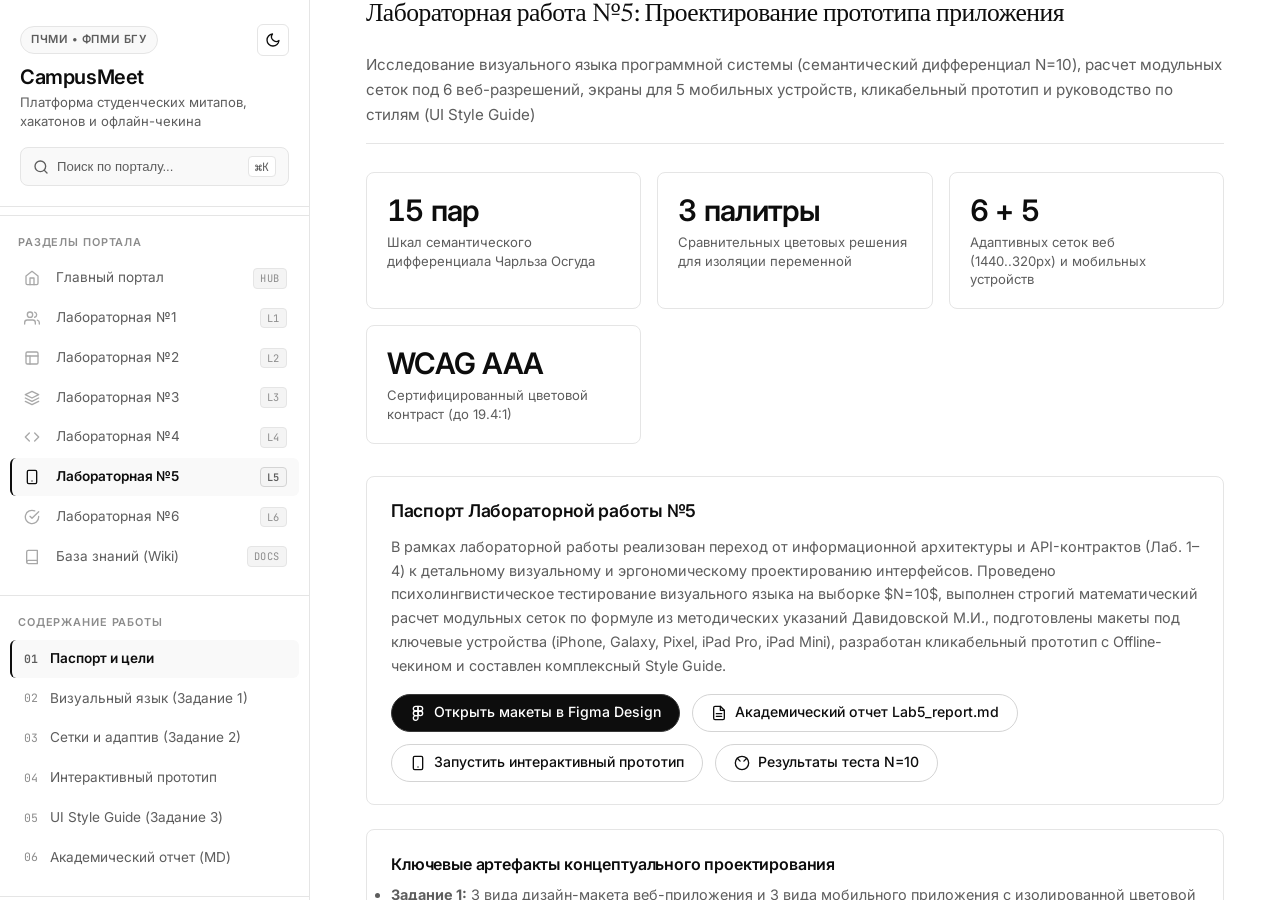
<file: docs/pages/lab5.html>
<!DOCTYPE html>
<html lang="ru">
<head>
    <meta charset="UTF-8">
    <meta name="viewport" content="width=device-width, initial-scale=1.0">
    <title>CampusMeet / EventHub — Лабораторная работа №5: Проектирование прототипа приложения</title>
    <link rel="preconnect" href="https://fonts.googleapis.com">
    <link rel="preconnect" href="https://fonts.gstatic.com" crossorigin>
    <link href="https://fonts.googleapis.com/css2?family=Inter:wght@300;400;500;600;700;800&family=JetBrains+Mono:wght@400;500;600;700&family=Newsreader:ital,opsz,wght@0,6..72,400;0,6..72,500;1,6..72,400&display=swap" rel="stylesheet">
    <link rel="icon" type="image/svg+xml" href="../assets/favicon.svg">
    <link rel="stylesheet" href="../css/style.css">
    <script>
        (function() {
            var t = null;
            try { t = localStorage.getItem('cm_theme'); } catch(e) {}
            if (!t) {
                t = window.matchMedia && window.matchMedia('(prefers-color-scheme: light)').matches ? 'light' : 'dark';
            }
            document.documentElement.setAttribute('data-theme', t);
        })();
    </script>
    <style>
        /* Custom Lab 5 Interactive Widget Styles */
        .interactive-widget {
            background: var(--surface-primary);
            border: 1px solid var(--border-default);
            border-radius: var(--radius-lg);
            padding: 24px;
            margin: 20px 0;
            box-shadow: 0 4px 20px rgba(0,0,0,0.04);
        }
        .palette-tabs, .grid-tabs, .device-tabs {
            display: flex;
            gap: 8px;
            margin-bottom: 20px;
            flex-wrap: wrap;
        }
        .interactive-tab-btn {
            background: var(--surface-secondary);
            border: 1px solid var(--border-subtle);
            color: var(--text-secondary);
            padding: 8px 16px;
            border-radius: var(--radius-md);
            font-size: 0.85rem;
            font-weight: 600;
            cursor: pointer;
            transition: all 0.2s ease;
        }
        .interactive-tab-btn:hover {
            background: var(--surface-hover);
            color: var(--text-primary);
        }
        .interactive-tab-btn.active {
            background: var(--action-primary-bg);
            color: var(--action-primary-text);
            border-color: var(--action-primary-bg);
        }
        .swatch-grid {
            display: grid;
            grid-template-columns: repeat(auto-fit, minmax(130px, 1fr));
            gap: 12px;
            margin-bottom: 20px;
        }
        .swatch-card {
            border: 1px solid var(--border-subtle);
            border-radius: var(--radius-md);
            padding: 10px;
            background: var(--surface-primary);
            cursor: pointer;
            transition: transform 0.15s ease;
        }
        .swatch-card:hover {
            transform: translateY(-2px);
            border-color: var(--border-focus);
        }
        .swatch-color {
            height: 44px;
            border-radius: 4px;
            margin-bottom: 8px;
            border: 1px solid rgba(0,0,0,0.08);
        }
        .swatch-label {
            font-size: 0.75rem;
            font-weight: 700;
            color: var(--text-primary);
        }
        .swatch-hex {
            font-size: 0.7rem;
            font-family: 'JetBrains Mono', monospace;
            color: var(--text-tertiary);
        }
        .preview-frame-container {
            width: 100%;
            overflow-x: auto;
            border: 1px solid var(--border-subtle);
            border-radius: var(--radius-md);
            background: var(--surface-canvas);
            padding: 16px;
            text-align: center;
        }
        .preview-frame-container img {
            max-width: 100%;
            height: auto;
            border-radius: var(--radius-sm);
            box-shadow: 0 2px 12px rgba(0,0,0,0.08);
        }
        /* Mobile Simulator Frame */
        .phone-simulator {
            max-width: 380px;
            margin: 0 auto;
            background: #ffffff;
            border: 12px solid #171717;
            border-radius: 44px;
            overflow: hidden;
            box-shadow: 0 16px 40px rgba(0,0,0,0.25);
            font-family: 'Inter', sans-serif;
            position: relative;
        }
        .phone-notch {
            width: 120px;
            height: 24px;
            background: #000000;
            border-radius: 12px;
            margin: 8px auto 12px auto;
        }
        .phone-screen {
            padding: 16px;
            min-height: 520px;
            background: #f9f9f9;
            color: #0d0d0d;
        }
        .scanner-camera-box {
            height: 180px;
            border: 2px dashed #10b981;
            border-radius: 12px;
            background: rgba(16, 185, 129, 0.05);
            display: flex;
            flex-direction: column;
            align-items: center;
            justify-content: center;
            position: relative;
            margin-bottom: 16px;
            overflow: hidden;
        }
        .scan-laser {
            position: absolute;
            left: 0;
            right: 0;
            height: 2px;
            background: #10b981;
            box-shadow: 0 0 10px #10b981;
            animation: scanAnim 2s infinite linear;
        }
        @keyframes scanAnim {
            0% { top: 10%; opacity: 0; }
            20% { opacity: 1; }
            80% { opacity: 1; }
            100% { top: 90%; opacity: 0; }
        }
    </style>
</head>
<body data-page="lab5">

    <!-- Mobile Topbar -->
    <header class="mobile-topbar">
        <a href="../index.html" class="mobile-brand">
            <img src="../assets/favicon.svg" alt="CampusMeet Logo">
            <span>CampusMeet</span>
        </a>
        <div style="display: flex; align-items: center; gap: 8px;">
            <button class="theme-toggle-btn" type="button" aria-label="Переключить тему оформления" title="Светлая / Темная тема">
                <svg class="icon-sun" viewBox="0 0 24 24"><circle cx="12" cy="12" r="5"></circle><line x1="12" y1="1" x2="12" y2="3"></line><line x1="12" y1="21" x2="12" y2="23"></line><line x1="4.22" y1="4.22" x2="5.64" y2="5.64"></line><line x1="18.36" y1="18.36" x2="19.78" y2="19.78"></line><line x1="1" y1="12" x2="3" y2="12"></line><line x1="21" y1="12" x2="23" y2="12"></line><line x1="4.22" y1="19.78" x2="5.64" y2="18.36"></line><line x1="18.36" y1="5.64" x2="19.78" y2="4.22"></line></svg>
                <svg class="icon-moon" viewBox="0 0 24 24"><path d="M21 12.79A9 9 0 1 1 11.21 3 7 7 0 0 0 21 12.79z"></path></svg>
            </button>
            <button id="mobile-hamburger" class="hamburger-btn" type="button" aria-label="Открыть навигацию">
                <svg width="22" height="22" viewBox="0 0 24 24" fill="none" stroke="currentColor" stroke-width="2">
                    <line x1="3" y1="12" x2="21" y2="12"></line>
                    <line x1="3" y1="6" x2="21" y2="6"></line>
                    <line x1="3" y1="18" x2="21" y2="18"></line>
                </svg>
            </button>
        </div>
    </header>

    <div id="sidebar-backdrop" class="sidebar-backdrop"></div>

    <!-- Sidebar Navigation -->
    <aside id="sidebar">
        <div class="sidebar-header">
            <div style="display: flex; justify-content: space-between; align-items: center; margin-bottom: 10px;">
                <span class="brand-badge" style="margin-bottom: 0;">ПЧМИ • ФПМИ БГУ</span>
                <button class="theme-toggle-btn" type="button" aria-label="Переключить тему оформления" title="Светлая / Темная тема">
                    <svg class="icon-sun" viewBox="0 0 24 24"><circle cx="12" cy="12" r="5"></circle><line x1="12" y1="1" x2="12" y2="3"></line><line x1="12" y1="21" x2="12" y2="23"></line><line x1="4.22" y1="4.22" x2="5.64" y2="5.64"></line><line x1="18.36" y1="18.36" x2="19.78" y2="19.78"></line><line x1="1" y1="12" x2="3" y2="12"></line><line x1="21" y1="12" x2="23" y2="12"></line><line x1="4.22" y1="19.78" x2="5.64" y2="18.36"></line><line x1="18.36" y1="5.64" x2="19.78" y2="4.22"></line></svg>
                    <svg class="icon-moon" viewBox="0 0 24 24"><path d="M21 12.79A9 9 0 1 1 11.21 3 7 7 0 0 0 21 12.79z"></path></svg>
                </button>
            </div>
            <h1>CampusMeet</h1>
            <p>Платформа студенческих митапов, хакатонов и офлайн-чекина</p>
            <button class="omnibox-trigger-btn" type="button" aria-label="Быстрый поиск">
                <span class="omnibox-trigger-label">
                    <svg class="icon" viewBox="0 0 24 24"><circle cx="11" cy="11" r="8"></circle><line x1="21" y1="21" x2="16.65" y2="16.65"></line></svg>
                    Поиск по порталу...
                </span>
                <span class="kbd-shortcut">⌘K</span>
            </button>
        </div>

        <div class="nav-section-title">Разделы портала</div>
        <ul class="nav-menu">
            <li class="nav-item">
                <a href="../index.html" class="nav-link">
                    <svg class="icon icon-nav" viewBox="0 0 24 24"><path d="m3 9 9-7 9 7v11a2 2 0 0 1-2 2H5a2 2 0 0 1-2-2z"></path><polyline points="9 22 9 12 15 12 15 22"></polyline></svg>
                    <span>Главный портал</span>
                    <span class="nav-badge">Hub</span>
                </a>
            </li>
            <li class="nav-item">
                <a href="lab1.html" class="nav-link">
                    <svg class="icon icon-nav" viewBox="0 0 24 24"><path d="M17 21v-2a4 4 0 0 0-4-4H5a4 4 0 0 0-4 4v2"></path><circle cx="9" cy="7" r="4"></circle><path d="M23 21v-2a4 4 0 0 0-3-3.87"></path><path d="M16 3.13a4 4 0 0 1 0 7.75"></path></svg>
                    <span>Лабораторная №1</span>
                    <span class="nav-badge">L1</span>
                </a>
            </li>
            <li class="nav-item">
                <a href="lab2.html" class="nav-link">
                    <svg class="icon icon-nav" viewBox="0 0 24 24"><rect x="3" y="3" width="18" height="18" rx="2" ry="2"></rect><line x1="3" y1="9" x2="21" y2="9"></line><line x1="9" y1="21" x2="9" y2="9"></line></svg>
                    <span>Лабораторная №2</span>
                    <span class="nav-badge">L2</span>
                </a>
            </li>
            <li class="nav-item">
                <a href="lab3.html" class="nav-link">
                    <svg class="icon icon-nav" viewBox="0 0 24 24"><polygon points="12 2 2 7 12 12 22 7 12 2"></polygon><polyline points="2 17 12 22 22 17"></polyline><polyline points="2 12 12 17 22 12"></polyline></svg>
                    <span>Лабораторная №3</span>
                    <span class="nav-badge">L3</span>
                </a>
            </li>
            <li class="nav-item">
                <a href="lab4.html" class="nav-link">
                    <svg class="icon icon-nav" viewBox="0 0 24 24"><polyline points="16 18 22 12 16 6"></polyline><polyline points="8 6 2 12 8 18"></polyline></svg>
                    <span>Лабораторная №4</span>
                    <span class="nav-badge">L4</span>
                </a>
            </li>
            <li class="nav-item">
                <a href="lab5.html" class="nav-link active current-page">
                    <svg class="icon icon-nav" viewBox="0 0 24 24"><rect x="5" y="2" width="14" height="20" rx="2" ry="2"></rect><line x1="12" y1="18" x2="12.01" y2="18"></line></svg>
                    <span>Лабораторная №5</span>
                    <span class="nav-badge">L5</span>
                </a>
            </li>
            <li class="nav-item">
                <a href="lab6.html" class="nav-link">
                    <svg class="icon icon-nav" viewBox="0 0 24 24"><path d="M22 11.08V12a10 10 0 1 1-5.93-9.14"></path><polyline points="22 4 12 14.01 9 11.01"></polyline></svg>
                    <span>Лабораторная №6</span>
                    <span class="nav-badge">L6</span>
                </a>
            </li>
            <li class="nav-item">
                <a href="wiki.html" class="nav-link">
                    <svg class="icon icon-nav" viewBox="0 0 24 24"><path d="M4 19.5A2.5 2.5 0 0 1 6.5 17H20"></path><path d="M6.5 2H20v20H6.5A2.5 2.5 0 0 1 4 19.5v-15A2.5 2.5 0 0 1 6.5 2z"></path></svg>
                    <span>База знаний (Wiki)</span>
                    <span class="nav-badge">Docs</span>
                </a>
            </li>
        </ul>

        <div class="nav-section-title">Содержание работы</div>
        <ul class="nav-menu">
            <li class="nav-item">
                <a href="#lab5-overview" class="nav-link active" onclick="switchTab('lab5-overview', this)">
                    <span class="nav-num">01</span>
                    <span>Паспорт и цели</span>
                </a>
            </li>
            <li class="nav-item">
                <a href="#lab5-visual" class="nav-link" onclick="switchTab('lab5-visual', this)">
                    <span class="nav-num">02</span>
                    <span>Визуальный язык (Задание 1)</span>
                </a>
            </li>
            <li class="nav-item">
                <a href="#lab5-grids" class="nav-link" onclick="switchTab('lab5-grids', this)">
                    <span class="nav-num">03</span>
                    <span>Сетки и адаптив (Задание 2)</span>
                </a>
            </li>
            <li class="nav-item">
                <a href="#lab5-prototype" class="nav-link" onclick="switchTab('lab5-prototype', this)">
                    <span class="nav-num">04</span>
                    <span>Интерактивный прототип</span>
                </a>
            </li>
            <li class="nav-item">
                <a href="#lab5-styleguide" class="nav-link" onclick="switchTab('lab5-styleguide', this)">
                    <span class="nav-num">05</span>
                    <span>UI Style Guide (Задание 3)</span>
                </a>
            </li>
            <li class="nav-item">
                <a href="#lab5-report-view" class="nav-link" onclick="switchTab('lab5-report-view', this)">
                    <span class="nav-num">06</span>
                    <span>Академический отчет (MD)</span>
                </a>
            </li>
        </ul>

        <div class="nav-section-title">Материалы и отчеты</div>
        <ul class="nav-menu">
            <li class="nav-item">
                <a href="../reports/Lab5_report.md" class="nav-link" id="report-lab5" target="_blank" rel="noopener noreferrer">
                    <svg class="icon icon-nav" viewBox="0 0 24 24"><path d="M14 2H6a2 2 0 0 0-2 2v16a2 2 0 0 0 2 2h12a2 2 0 0 0 2-2V8z"></path><polyline points="14 2 14 8 20 8"></polyline><line x1="16" y1="13" x2="8" y2="13"></line><line x1="16" y1="17" x2="8" y2="17"></line></svg>
                    <span>Отчет Лаб. №5 (MD)</span>
                </a>
            </li>
            <li class="nav-item">
                <a href="https://www.figma.com/design/2OnyJ5J50I6kueehY3VDXa" class="nav-link" target="_blank" rel="noopener noreferrer">
                    <svg class="icon icon-nav" viewBox="0 0 24 24"><path d="M5 5.5A3.5 3.5 0 0 1 8.5 2H12v7H8.5A3.5 3.5 0 0 1 5 5.5z"></path><path d="M12 2h3.5a3.5 3.5 0 1 1 0 7H12V2z"></path><path d="M12 12.5a3.5 3.5 0 1 1 7 0 3.5 3.5 0 1 1-7 0z"></path><path d="M5 19.5A3.5 3.5 0 0 1 8.5 16H12v3.5a3.5 3.5 0 1 1-7 0z"></path><path d="M5 12.5A3.5 3.5 0 0 1 8.5 9H12v7H8.5A3.5 3.5 0 0 1 5 12.5z"></path></svg>
                    <span>Figma: Проект макетов</span>
                </a>
            </li>
            <li class="nav-item">
                <a href="https://github.com/fpmi-hci-2026/CampusMeet" class="nav-link" target="_blank" rel="noopener noreferrer">
                    <svg class="icon icon-nav" viewBox="0 0 24 24"><path d="M9 19c-5 1.5-5-2.5-7-3m14 6v-3.87a3.37 3.37 0 0 0-.94-2.61c3.14-.35 6.44-1.54 6.44-7A5.44 5.44 0 0 0 20 4.77 5.07 5.07 0 0 0 19.91 1S18.73.65 16 2.48a13.38 13.38 0 0 0-7 0C6.27.65 5.09 1 5.09 1A5.07 5.07 0 0 0 5 4.77a5.44 5.44 0 0 0-1.5 3.78c0 5.42 3.3 6.61 6.44 7A3.37 3.37 0 0 0 9 18.13V22"></path></svg>
                    <span>GitHub: Организация</span>
                </a>
            </li>
        </ul>
    </aside>

    <!-- Main Content Area -->
    <main id="content">
        <div class="content-container">

            <!-- Breadcrumbs Navigation -->
            <nav class="content-breadcrumbs" aria-label="Хлебные крошки">
                <ol class="breadcrumbs-list">
                    <li class="breadcrumb-item"><a href="../index.html">Главная</a></li>
                    <li class="breadcrumb-separator">/</li>
                    <li class="breadcrumb-item"><a href="lab5.html">Лабораторная работа №5</a></li>
                    <li class="breadcrumb-separator">/</li>
                    <li class="breadcrumb-item breadcrumb-active" id="active-breadcrumb-tab">Паспорт и цели</li>
                </ol>
            </nav>

            <!-- TAB 1: Overview -->
            <section id="lab5-overview" class="tab-pane active">
                <div class="section-header">
                    <h2>Лабораторная работа №5: Проектирование прототипа приложения</h2>
                    <p>Исследование визуального языка программной системы (семантический дифференциал N=10), расчет модульных сеток под 6 веб-разрешений, экраны для 5 мобильных устройств, кликабельный прототип и руководство по стилям (UI Style Guide)</p>
                </div>

                <div class="stats-grid">
                    <div class="stat-card">
                        <div class="stat-value">15 пар</div>
                        <div class="stat-label">Шкал семантического дифференциала Чарльза Осгуда</div>
                    </div>
                    <div class="stat-card">
                        <div class="stat-value">3 палитры</div>
                        <div class="stat-label">Сравнительных цветовых решения для изоляции переменной</div>
                    </div>
                    <div class="stat-card">
                        <div class="stat-value">6 + 5</div>
                        <div class="stat-label">Адаптивных сеток веб (1440..320px) и мобильных устройств</div>
                    </div>
                    <div class="stat-card">
                        <div class="stat-value">WCAG AAA</div>
                        <div class="stat-label">Сертифицированный цветовой контраст (до 19.4:1)</div>
                    </div>
                </div>

                <div class="profile-card" style="margin-top: 24px;">
                    <h3>Паспорт Лабораторной работы №5</h3>
                    <p style="color: var(--text-muted); font-size: 0.9rem; margin-bottom: 16px;">
                        В рамках лабораторной работы реализован переход от информационной архитектуры и API-контрактов (Лаб. 1–4) к детальному визуальному и эргономическому проектированию интерфейсов. Проведено психолингвистическое тестирование визуального языка на выборке $N=10$, выполнен строгий математический расчет модульных сеток по формуле из методических указаний Давидовской М.И., подготовлены макеты под ключевые устройства (iPhone, Galaxy, Pixel, iPad Pro, iPad Mini), разработан кликабельный прототип с Offline-чекином и составлен комплексный Style Guide.
                    </p>
                    <div style="display: flex; gap: 12px; flex-wrap: wrap;">
                        <a href="https://www.figma.com/design/2OnyJ5J50I6kueehY3VDXa" class="btn btn-primary" target="_blank" style="background: #0d0d0d; color: #ffffff; border: 1px solid #383838;">
                            <svg class="icon" viewBox="0 0 24 24"><path d="M5 5.5A3.5 3.5 0 0 1 8.5 2H12v7H8.5A3.5 3.5 0 0 1 5 5.5z"></path><path d="M12 2h3.5a3.5 3.5 0 1 1 0 7H12V2z"></path><path d="M12 12.5a3.5 3.5 0 1 1 7 0 3.5 3.5 0 1 1-7 0z"></path><path d="M5 19.5A3.5 3.5 0 0 1 8.5 16H12v3.5a3.5 3.5 0 1 1-7 0z"></path><path d="M5 12.5A3.5 3.5 0 0 1 8.5 9H12v7H8.5A3.5 3.5 0 0 1 5 12.5z"></path></svg>
                            Открыть макеты в Figma Design
                        </a>
                        <a href="../reports/Lab5_report.md" class="btn btn-secondary" target="_blank">
                            <svg class="icon" viewBox="0 0 24 24"><path d="M14 2H6a2 2 0 0 0-2 2v16a2 2 0 0 0 2 2h12a2 2 0 0 0 2-2V8z"></path><polyline points="14 2 14 8 20 8"></polyline><line x1="16" y1="13" x2="8" y2="13"></line><line x1="16" y1="17" x2="8" y2="17"></line></svg>
                            Академический отчет Lab5_report.md
                        </a>
                        <button class="btn btn-secondary" onclick="switchTab('lab5-prototype')">
                            <svg class="icon" viewBox="0 0 24 24"><rect x="5" y="2" width="14" height="20" rx="2" ry="2"></rect><line x1="12" y1="18" x2="12.01" y2="18"></line></svg>
                            Запустить интерактивный прототип
                        </button>
                        <button class="btn btn-secondary" onclick="switchTab('lab5-visual')">
                            <svg class="icon" viewBox="0 0 24 24"><circle cx="12" cy="12" r="10"></circle><path d="m4.93 4.93 4.24 4.24"></path><path d="m14.83 9.17 4.24-4.24"></path></svg>
                            Результаты теста N=10
                        </button>
                    </div>
                </div>

                <div class="card" style="margin-top: 24px;">
                    <div class="card-header">
                        <h4>Ключевые артефакты концептуального проектирования</h4>
                    </div>
                    <div class="card-body">
                        <ul style="line-height: 1.8; color: var(--text-secondary); font-size: 0.9rem;">
                            <li><strong>Задание 1:</strong> 3 вида дизайн-макета веб-приложения и 3 вида мобильного приложения с изолированной цветовой переменной + таблица стилей элементов (панели, заголовки, текст, меню, рамки).</li>
                            <li><strong>Тестирование:</strong> Анкетирование 10 пользователей по 15 шкалам Осгуда, расчет средних $M$ и среднеквадратичных отклонений $\sigma$, векторная диаграмма профилей.</li>
                            <li><strong>Задание 2:</strong> Математический расчет 12-колоночной сетки для разрешений 1440px, 1140px, 768px, 576px, 400px, 320px; макеты экрана после авторизации для 5 устройств.</li>
                            <li><strong>Интерактивность:</strong> Полнофункциональный прототип сценариев авторизации, каталога с фильтрацией, бронирования билета, Offline QR-пропуска и сканера волонтера.</li>
                            <li><strong>Задание 3:</strong> UI Style Guide с палитрой дизайн-токенов, типографической модульной шкалой, матрицей кнопок, элементами форм и пространственной системой отступов 4/8pt.</li>
                        </ul>
                    </div>
                </div>
            </section>

            <!-- TAB 2: Visual Language Research -->
            <section id="lab5-visual" class="tab-pane">
                <div class="section-header">
                    <h2>Задание 1. Исследование визуального языка продукта</h2>
                    <p>Сравнительное тестирование 3 цветовых концепций при строго идентичной геометрии макетов (изоляция цветовой переменной) и психолингвистический анализ по 15 шкалам Чарльза Осгуда ($N=10$)</p>
                </div>

                <div class="interactive-widget">
                    <h3 style="margin-bottom: 8px;">1. Интерактивный просмотрщик дизайн-макетов (Изоляция цвета)</h3>
                    <p style="color: var(--text-muted); font-size: 0.85rem; margin-bottom: 16px;">
                        Выберите цветовую концепцию для изучения спецификации стилей компонентов и просмотра адаптированного макета каталога и билета:
                    </p>

                    <div class="palette-tabs">
                        <button class="interactive-tab-btn active" onclick="selectPalette('v1_mono', this)">
                            Вариант 1: Editorial Minimalist (Монохром)
                        </button>
                        <button class="interactive-tab-btn" onclick="selectPalette('v2_tech', this)">
                            Вариант 2: True Black AMOLED &amp; Indigo
                        </button>
                        <button class="interactive-tab-btn" onclick="selectPalette('v3_warm', this)">
                            Вариант 3: Warm Coral &amp; Amber
                        </button>
                    </div>

                    <!-- Palette Swatches Matrix -->
                    <div id="palette-swatches-container" class="swatch-grid">
                        <!-- Rendered by JS -->
                    </div>

                    <div style="display: grid; grid-template-columns: 2fr 1fr; gap: 20px; align-items: start;">
                        <div>
                            <h4 style="font-size: 0.9rem; margin-bottom: 8px;">Макет веб-каталога и спецификация палитры (Рисунок методички)</h4>
                            <div class="preview-frame-container">
                                <img id="web-mockup-img" src="../assets/lab5/visual_variant_1_mono.svg" alt="Web Visual Variant">
                            </div>
                        </div>
                        <div>
                            <h4 style="font-size: 0.9rem; margin-bottom: 8px;">Мобильный экран (Билет участника)</h4>
                            <div class="preview-frame-container">
                                <img id="mobile-mockup-img" src="../assets/lab5/visual_variant_mobile_1.svg" alt="Mobile Visual Variant">
                            </div>
                        </div>
                    </div>
                </div>

                <!-- Semantic Differential Section -->
                <div class="interactive-widget">
                    <h3 style="margin-bottom: 8px;">2. Результаты тестирования визуального языка (Семантический дифференциал, N=10)</h3>
                    <p style="color: var(--text-muted); font-size: 0.85rem; margin-bottom: 16px;">
                        Диаграмма-профиль построена на основе математического усреднения сырых оценок 10 респондентов по 15 полярным парам прилагательных (шкала от 1 до 5):
                    </p>

                    <div class="preview-frame-container" style="margin-bottom: 24px;">
                        <img src="../assets/lab5/semantic_differential_profiles.svg" alt="Semantic Differential Chart">
                    </div>

                    <h4 style="font-size: 0.95rem; margin-bottom: 12px;">Сводная статистическая таблица средних значений (M ± σ)</h4>
                    <div class="table-responsive">
                        <table class="data-table">
                            <thead>
                                <tr>
                                    <th>№</th>
                                    <th>Полюс 5 (Положительный)</th>
                                    <th>Полюс 1 (Отрицательный)</th>
                                    <th>Вариант 1 (Editorial Mono)</th>
                                    <th>Вариант 2 (Deep Tech Indigo)</th>
                                    <th>Вариант 3 (Warm Coral)</th>
                                    <th>Лидер шкалы</th>
                                </tr>
                            </thead>
                            <tbody id="differential-table-body">
                                <!-- Populated dynamically by JS -->
                            </tbody>
                        </table>
                    </div>

                    <div class="callout-card" style="margin-top: 20px; background: rgba(16, 185, 129, 0.08); border-left: 4px solid #10b981;">
                        <h4 style="color: #065f46; margin-bottom: 6px;">Вывод и обоснование целевого дизайна</h4>
                        <p style="color: var(--text-secondary); font-size: 0.85rem; line-height: 1.6;">
                            По результатам тестирования утвержден <strong>гибридный синтез Варианта 1 и Варианта 2</strong>. Монохромная субтрактивная база Варианта 1 обеспечивает максимальную надежность (4.90), читаемость и академичность, в то время как точечные технологические акценты изумрудного света (#10b981) и ночной режим Варианта 2 транслируют инновационность (4.90), динамику и актуальность студенческого IT-сообщества.
                        </p>
                    </div>
                </div>
            </section>

            <!-- TAB 3: Grids & Breakpoints -->
            <section id="lab5-grids" class="tab-pane">
                <div class="section-header">
                    <h2>Задание 2. Модульные сетки и адаптивные макеты</h2>
                    <p>Математический расчет колонок, отступов (gutter) и полей (margins) по швейцарской методике для 6 разрешений веб-интерфейса и компоновка экранов для 5 мобильных устройств</p>
                </div>

                <div class="interactive-widget">
                    <h3 style="margin-bottom: 8px;">1. Адаптивные модульные сетки веб-интерфейса (6 диапазонов)</h3>
                    <p style="color: var(--text-muted); font-size: 0.85rem; margin-bottom: 16px;">
                        Выберите целевое разрешение экрана для просмотра формулы баланса и наложения модульной сетки:
                    </p>

                    <div class="grid-tabs">
                        <button class="interactive-tab-btn active" onclick="selectGrid('1440', this)">1440px (Десктоп большой)</button>
                        <button class="interactive-tab-btn" onclick="selectGrid('1140', this)">992–1199px (1140 Grid)</button>
                        <button class="interactive-tab-btn" onclick="selectGrid('768', this)">768–991px (Планшет 8 col)</button>
                        <button class="interactive-tab-btn" onclick="selectGrid('576', this)">576–767px (Фаблет 6 col)</button>
                        <button class="interactive-tab-btn" onclick="selectGrid('400', this)">400–575px (Смартфон 4 col)</button>
                        <button class="interactive-tab-btn" onclick="selectGrid('320', this)">320–399px (Компактный 4 col)</button>
                    </div>

                    <div class="callout-card" style="margin-bottom: 16px;">
                        <span id="grid-formula-text" style="font-family: 'JetBrains Mono', monospace; font-size: 0.85rem; font-weight: 600;">
                            W (1320px) = 12 × 88px + 11 × 24px (Поля: 60px)
                        </span>
                    </div>

                    <div class="preview-frame-container">
                        <img id="grid-mockup-img" src="../assets/lab5/grid_web_1440.svg" alt="Modular Grid Layout">
                    </div>
                </div>

                <div class="interactive-widget">
                    <h3 style="margin-bottom: 8px;">2. Проектирование экрана после авторизации (5 мобильных устройств)</h3>
                    <p style="color: var(--text-muted); font-size: 0.85rem; margin-bottom: 16px;">
                        Компоновка авторизованного экрана участника с динамическим QR-билетом с учетом Safe Areas и вырезов камер:
                    </p>

                    <div class="device-tabs">
                        <button class="interactive-tab-btn active" onclick="selectDevice('mobile_iphone_16_pro.svg', this)">Apple iPhone 16 Pro (393 × 852)</button>
                        <button class="interactive-tab-btn" onclick="selectDevice('mobile_samsung_galaxy_s24.svg', this)">Samsung Galaxy S24 (412 × 915)</button>
                        <button class="interactive-tab-btn" onclick="selectDevice('mobile_google_pixel_8.svg', this)">Google Pixel 8 (412 × 892)</button>
                        <button class="interactive-tab-btn" onclick="selectDevice('mobile_ipad_pro_11.svg', this)">Apple iPad Pro 11" (834 × 1194)</button>
                        <button class="interactive-tab-btn" onclick="selectDevice('mobile_ipad_mini.svg', this)">Apple iPad Mini (744 × 1133)</button>
                    </div>

                    <div class="preview-frame-container">
                        <img id="device-mockup-img" src="../assets/lab5/mobile_iphone_16_pro.svg" alt="Device Screen Mockup">
                    </div>
                </div>
            </section>

            <!-- TAB 4: Interactive Prototype -->
            <section id="lab5-prototype" class="tab-pane">
                <div class="section-header">
                    <h2>Задание 2. Интерактивный кликабельный прототип</h2>
                    <p>Исполняемая симуляция сквозных пользовательских сценариев: ролевая авторизация, поиск митапов, бронирование квоты, выпуск динамического QR-билета и оптический чекин волонтера</p>
                </div>

                <div class="interactive-widget">
                    <div style="display: flex; justify-content: space-between; align-items: center; margin-bottom: 16px; flex-wrap: wrap; gap: 12px;">
                        <div>
                            <h3 style="margin-bottom: 4px;">Симулятор клиентского приложения CampusMeet</h3>
                            <p style="color: var(--text-muted); font-size: 0.8rem; margin: 0;">Полная интерактивность: переключение ролей, бронирование, тикающий токен HMAC и сканер</p>
                        </div>
                        <div style="display: flex; gap: 8px;">
                            <span style="font-size: 0.8rem; font-weight: 600; align-self: center;">Активная роль:</span>
                            <select id="proto-role-select" class="form-select" onchange="onRoleChange(this.value)" style="padding: 6px 12px; font-size: 0.8rem;">
                                <option value="student">Студент / Слушатель (Артём)</option>
                                <option value="volunteer">Волонтер регистрации (Дарья)</option>
                                <option value="organizer">Организатор (Максим)</option>
                            </select>
                        </div>
                    </div>

                    <!-- Simulator Container -->
                    <div class="phone-simulator">
                        <div class="phone-notch"></div>
                        <div id="phone-screen-content" class="phone-screen">
                            <!-- Populated dynamically by Prototype Engine -->
                        </div>
                    </div>

                    <!-- Prototype Controls Bar -->
                    <div style="text-align: center; margin-top: 16px;">
                        <button class="btn btn-secondary" onclick="renderProtoScreen('catalog')" style="font-size: 0.8rem; padding: 6px 14px;">1. Каталог афиши</button>
                        <button class="btn btn-secondary" onclick="renderProtoScreen('ticket')" style="font-size: 0.8rem; padding: 6px 14px;">2. Экран билета</button>
                        <button class="btn btn-secondary" onclick="renderProtoScreen('scanner')" style="font-size: 0.8rem; padding: 6px 14px;">3. Сканер волонтера</button>
                    </div>
                </div>
            </section>

            <!-- TAB 5: Style Guide -->
            <section id="lab5-styleguide" class="tab-pane">
                <div class="section-header">
                    <h2>Задание 3. Руководство по стилям (UI Style Guide)</h2>
                    <p>Комплексная дизайн-система платформы CampusMeet: токены цветов, типографическая модульная шкала, интерактивные состояния компонентов и правила доступности WCAG 2.1 AAA</p>
                </div>

                <div class="interactive-widget">
                    <h3 style="margin-bottom: 12px;">1. Векторные листы руководства по стилям</h3>
                    <div style="display: grid; grid-template-columns: 1fr 1fr; gap: 16px;">
                        <div>
                            <h4 style="font-size: 0.85rem; margin-bottom: 8px;">Цветовые токены и доступность (WCAG 2.1 AAA)</h4>
                            <div class="preview-frame-container">
                                <img src="../assets/lab5/styleguide_color_palette.svg" alt="Style Guide Colors">
                            </div>
                        </div>
                        <div>
                            <h4 style="font-size: 0.85rem; margin-bottom: 8px;">Типографическая шкала (Inter, JetBrains Mono, Newsreader)</h4>
                            <div class="preview-frame-container">
                                <img src="../assets/lab5/styleguide_typography.svg" alt="Style Guide Typography">
                            </div>
                        </div>
                        <div>
                            <h4 style="font-size: 0.85rem; margin-bottom: 8px;">Кнопки и элементы форм (Интерактивные состояния)</h4>
                            <div class="preview-frame-container">
                                <img src="../assets/lab5/styleguide_buttons_inputs.svg" alt="Style Guide Buttons & Inputs">
                            </div>
                        </div>
                        <div>
                            <h4 style="font-size: 0.85rem; margin-bottom: 8px;">Библиотека сложных компонентов (Карточки, Тосты, Диалоги)</h4>
                            <div class="preview-frame-container">
                                <img src="../assets/lab5/styleguide_components.svg" alt="Style Guide Components">
                            </div>
                        </div>
                    </div>
                </div>

                <!-- Live Components Testing Sandbox -->
                <div class="interactive-widget">
                    <h3 style="margin-bottom: 12px;">2. Интерактивная песочница компонентов UI</h3>
                    
                    <div style="margin-bottom: 24px;">
                        <h4 style="font-size: 0.9rem; margin-bottom: 12px;">Интерактивные кнопки (Кликните для проверки состояний)</h4>
                        <div style="display: flex; gap: 12px; flex-wrap: wrap;">
                            <button class="btn btn-primary" onclick="alert('Primary action clicked!')">Primary Action</button>
                            <button class="btn btn-secondary" onclick="alert('Secondary clicked!')">Secondary Action</button>
                            <button class="btn" style="background: #ef4444; color: #ffffff;" onclick="alert('Danger action triggered!')">Danger Button</button>
                            <button class="btn" style="background: #f4f4f4; color: #a1a1aa; cursor: not-allowed;" disabled>Disabled State</button>
                        </div>
                    </div>

                    <div>
                        <h4 style="font-size: 0.9rem; margin-bottom: 12px;">Интерактивные поля ввода с валидацией</h4>
                        <div style="display: grid; grid-template-columns: repeat(auto-fit, minmax(260px, 1fr)); gap: 16px;">
                            <div>
                                <label style="display: block; font-size: 0.8rem; font-weight: 600; margin-bottom: 4px;">Имя студента</label>
                                <input type="text" value="Ковалев Артём" style="width: 100%; padding: 8px 12px; border-radius: 6px; border: 1px solid var(--border-default); background: var(--surface-primary); color: var(--text-primary);">
                            </div>
                            <div>
                                <label style="display: block; font-size: 0.8rem; font-weight: 600; margin-bottom: 4px;">Почта BSU (Live Email Validation)</label>
                                <input id="test-email-input" type="email" value="kovalev@bsu.by" oninput="validateEmailLive(this)" style="width: 100%; padding: 8px 12px; border-radius: 6px; border: 2px solid #10b981; background: var(--surface-primary); color: var(--text-primary);">
                                <span id="email-error-msg" style="font-size: 0.75rem; color: #10b981; display: block; margin-top: 4px;">✓ Допустимый домен BSU</span>
                            </div>
                        </div>
                    </div>
                </div>
            </section>

            <!-- TAB 6: Academic Markdown Report Viewer -->
            <section id="lab5-report-view" class="tab-pane">
                <div class="section-header">
                    <h2>Академический отчет по Лабораторной работе №5</h2>
                    <p>Полный текст отчета в формате Markdown, сгенерированный в соответствии с требованиями кафедры технологий программирования ФПМИ БГУ</p>
                </div>

                <div class="profile-card" style="margin-bottom: 24px;">
                    <div style="display: flex; justify-content: space-between; align-items: center; flex-wrap: wrap; gap: 12px;">
                        <div>
                            <h3 style="margin: 0 0 4px 0;">Документ: docs/reports/Lab5_report.md</h3>
                            <p style="margin: 0; font-size: 0.85rem; color: var(--text-muted);">Размер документа: 5 разделов, детальные формулы расчета сеток, матрицы баллов N=10</p>
                        </div>
                        <a href="../reports/Lab5_report.md" class="btn btn-primary" download>
                            <svg class="icon" viewBox="0 0 24 24"><path d="M21 15v4a2 2 0 0 1-2 2H5a2 2 0 0 1-2-2v-4"></path><polyline points="7 10 12 15 17 10"></polyline><line x1="12" y1="15" x2="12" y2="3"></line></svg>
                            Скачать Lab5_report.md
                        </a>
                    </div>
                </div>

                <!-- Markdown Container -->
                <div id="markdown-report-container" class="markdown-body" style="background: var(--surface-primary); border: 1px solid var(--border-default); border-radius: var(--radius-lg); padding: 32px;">
                    <div style="text-align: center; color: var(--text-muted); padding: 40px;">
                        Загрузка академического отчета...
                    </div>
                </div>
            </section>

        </div>
    </main>

    <!-- Scripts (Strictly following modular portal architecture) -->
    <script src="../js/vendor/marked.min.js"></script>
    <script src="../js/data/navigation.js"></script>
    <script src="../js/data/search.js"></script>
    <script src="../js/data/reports.js"></script>
    <script src="../js/modules/renderers.js"></script>
    <script src="../js/modules/router.js"></script>
    <script src="../js/data/diagram-pages.js"></script>
    <script src="../js/modules/diagram-gestures.js"></script>
    <script src="../js/modules/lightbox.js"></script>
    <script src="../js/modules/omnibox.js"></script>
    <script src="../js/modules/report-viewer.js"></script>
    <script src="../js/modules/ui.js"></script>
    <script src="../js/main.js"></script>

    <!-- Interactive Scripts for Lab 5 Logic -->
    <script>
        // 1. Data for 3 Palettes
        const PALETTES_DATA = {
            v1_mono: {
                name: 'Академический Монохром (Swiss Minimalist)',
                webImg: '../assets/lab5/visual_variant_1_mono.svg',
                mobImg: '../assets/lab5/visual_variant_mobile_1.svg',
                swatches: [
                    { label: 'Canvas Slate', hex: '#f8fafc', color: '#f8fafc' },
                    { label: 'Ink Primary', hex: '#0f172a', color: '#0f172a' },
                    { label: 'Header Navy', hex: '#0f172a', color: '#0f172a' },
                    { label: 'Academic Blue', hex: '#2563eb', color: '#2563eb' },
                    { label: 'Card Border', hex: '#e2e8f0', color: '#e2e8f0' },
                    { label: 'Text Muted', hex: '#64748b', color: '#64748b' }
                ]
            },
            v2_tech: {
                name: 'Современный Кибер-Тек (True Black AMOLED)',
                webImg: '../assets/lab5/visual_variant_2_tech.svg',
                mobImg: '../assets/lab5/visual_variant_mobile_2.svg',
                swatches: [
                    { label: 'Pure Black Canvas', hex: '#000000', color: '#000000' },
                    { label: 'Neutral Carbon', hex: '#0d0d0d', color: '#0d0d0d' },
                    { label: 'Border Charcoal', hex: '#222222', color: '#222222' },
                    { label: 'Electric Indigo', hex: '#6366f1', color: '#6366f1' },
                    { label: 'Action Orange', hex: '#ea580c', color: '#ea580c' },
                    { label: 'Text White', hex: '#ffffff', color: '#ffffff' }
                ]
            },
            v3_warm: {
                name: 'Теплый Кампус (Warm Editorial Terracotta)',
                webImg: '../assets/lab5/visual_variant_3_warm.svg',
                mobImg: '../assets/lab5/visual_variant_mobile_3.svg',
                swatches: [
                    { label: 'Warm Paper', hex: '#fcfaf7', color: '#fcfaf7' },
                    { label: 'Terracotta Brick', hex: '#ea580c', color: '#ea580c' },
                    { label: 'Warm Ochre', hex: '#d97706', color: '#d97706' },
                    { label: 'Border Sand', hex: '#e7e5e4', color: '#e7e5e4' },
                    { label: 'Header Earth', hex: '#451a03', color: '#451a03' },
                    { label: 'Ink Charcoal', hex: '#292524', color: '#292524' }
                ]
            }
        };

        function selectPalette(key, btn) {
            document.querySelectorAll('.palette-tabs .interactive-tab-btn').forEach(b => b.classList.remove('active'));
            if (btn) btn.classList.add('active');

            const p = PALETTES_DATA[key];
            if (!p) return;

            document.getElementById('web-mockup-img').src = p.webImg;
            document.getElementById('mobile-mockup-img').src = p.mobImg;

            const cont = document.getElementById('palette-swatches-container');
            cont.innerHTML = p.swatches.map(s => `
                <div class="swatch-card" onclick="copyToken('${s.hex}')" title="Нажмите, чтобы скопировать HEX">
                    <div class="swatch-color" style="background: ${s.color};"></div>
                    <div class="swatch-label">${s.label}</div>
                    <div class="swatch-hex">${s.hex}</div>
                </div>
            `).join('');
        }

        function copyToken(hex) {
            navigator.clipboard.writeText(hex).then(() => {
                alert('Скопировано в буфер обмена: ' + hex);
            }).catch(() => {});
        }

        // 2. Data for Semantic Differential Table
        const DIFFERENTIAL_DATA = [
            ['1', 'Добрый', 'Злой', '4.50 ± 0.53', '3.80 ± 0.79', '4.20 ± 0.63', 'Вариант 1 (Editorial Mono)'],
            ['2', 'Современный', 'Классический', '4.10 ± 0.57', '4.80 ± 0.42', '3.60 ± 0.70', 'Вариант 2 (Tech Indigo)'],
            ['3', 'Старый', 'Молодой (меньше=моложе)', '2.00 ± 0.47', '1.40 ± 0.52', '1.80 ± 0.63', 'Вариант 2 (Tech Indigo)'],
            ['4', 'Безопасный', 'Опасный', '4.70 ± 0.48', '4.60 ± 0.52', '4.10 ± 0.74', 'Вариант 1 (Editorial Mono)'],
            ['5', 'Красивый', 'Некрасивый', '4.40 ± 0.52', '4.70 ± 0.48', '3.90 ± 0.74', 'Вариант 2 (Tech Indigo)'],
            ['6', 'Скучный', 'Интересный (меньше=интереснее)', '2.20 ± 0.63', '1.30 ± 0.48', '1.70 ± 0.67', 'Вариант 2 (Tech Indigo)'],
            ['7', 'Бесполезный', 'Полезный (меньше=полезнее)', '1.40 ± 0.52', '1.20 ± 0.42', '1.50 ± 0.53', 'Вариант 2 (Tech Indigo)'],
            ['8', 'Интуитивный', 'Запутанный', '4.60 ± 0.52', '4.40 ± 0.52', '3.80 ± 0.63', 'Вариант 1 (Editorial Mono)'],
            ['9', 'Легкий', 'Перегруженный', '4.80 ± 0.42', '3.90 ± 0.74', '3.50 ± 0.71', 'Вариант 1 (Editorial Mono)'],
            ['10', 'Профессиональный', 'Любительский', '4.80 ± 0.42', '4.70 ± 0.48', '3.70 ± 0.67', 'Вариант 1 (Editorial Mono)'],
            ['11', 'Динамичный', 'Статичный', '3.20 ± 0.63', '4.70 ± 0.48', '4.10 ± 0.57', 'Вариант 2 (Tech Indigo)'],
            ['12', 'Надежный', 'Ненадежный', '4.90 ± 0.32', '4.60 ± 0.52', '4.00 ± 0.67', 'Вариант 1 (Editorial Mono)'],
            ['13', 'Дружелюбный', 'Отталкивающий', '4.30 ± 0.67', '4.10 ± 0.57', '4.60 ± 0.52', 'Вариант 3 (Warm Coral)'],
            ['14', 'Инновационный', 'Консервативный', '3.90 ± 0.74', '4.90 ± 0.32', '3.40 ± 0.70', 'Вариант 2 (Tech Indigo)'],
            ['15', 'Доступный', 'Недоступный', '4.70 ± 0.48', '4.30 ± 0.67', '4.20 ± 0.63', 'Вариант 1 (Editorial Mono)']
        ];

        function renderDifferentialTable() {
            const tbody = document.getElementById('differential-table-body');
            if (!tbody) return;
            tbody.innerHTML = DIFFERENTIAL_DATA.map(r => `
                <tr>
                    <td><strong>${r[0]}</strong></td>
                    <td style="font-weight: 600;">${r[1]}</td>
                    <td style="color: var(--text-muted);">${r[2]}</td>
                    <td>${r[3]}</td>
                    <td>${r[4]}</td>
                    <td>${r[5]}</td>
                    <td><span class="badge" style="background: var(--surface-secondary); font-size: 0.75rem; font-weight: 700;">${r[6]}</span></td>
                </tr>
            `).join('');
        }

        // 3. Grids Selector Logic
        const GRIDS_DATA = {
            '1440': { img: '../assets/lab5/grid_web_1440.svg', formula: 'W (1320px) = 12 колонок × 88px + 11 отступов × 24px (Поля: 60px) • 1440px Viewport' },
            '1140': { img: '../assets/lab5/grid_web_1140.svg', formula: 'W (1140px) = 12 колонок × 84px + 11 отступов × 12px (По методичке!) • 992–1199px Viewport' },
            '768':  { img: '../assets/lab5/grid_web_768.svg',  formula: 'W (720px) = 8 колонок × 76px + 7 отступов × 16px (Поля: 24px) • 768–991px Viewport' },
            '576':  { img: '../assets/lab5/grid_web_576.svg',  formula: 'W (540px) = 6 колонок × 80px + 5 отступов × 12px (Поля: 18px) • 576–767px Viewport' },
            '400':  { img: '../assets/lab5/grid_web_400.svg',  formula: 'W (360px) = 4 колонки × 81px + 3 отступа × 12px (Поля: 20px) • 400–575px Viewport' },
            '320':  { img: '../assets/lab5/grid_web_320.svg',  formula: 'W (288px) = 4 колонки × 66px + 3 отступа × 8px (Поля: 16px) • 320–399px Viewport' }
        };

        function selectGrid(key, btn) {
            document.querySelectorAll('.grid-tabs .interactive-tab-btn').forEach(b => b.classList.remove('active'));
            if (btn) btn.classList.add('active');

            const g = GRIDS_DATA[key];
            if (!g) return;
            document.getElementById('grid-mockup-img').src = g.img;
            document.getElementById('grid-formula-text').textContent = g.formula;
        }

        function selectDevice(filename, btn) {
            document.querySelectorAll('.device-tabs .interactive-tab-btn').forEach(b => b.classList.remove('active'));
            if (btn) btn.classList.add('active');
            document.getElementById('device-mockup-img').src = '../assets/lab5/' + filename;
        }

        // 4. Interactive Prototype Simulator Logic
        let protoState = {
            role: 'student',
            screen: 'catalog',
            ticketConfirmed: false,
            ticketCode: 'TKT-88F4-019B',
            secondsLeft: 28,
            checkinCount: 14,
            filterCategory: 'all'
        };

        function onRoleChange(newRole) {
            protoState.role = newRole;
            if (newRole === 'volunteer') {
                renderProtoScreen('scanner');
            } else {
                renderProtoScreen('catalog');
            }
        }

        function renderProtoScreen(screenName) {
            protoState.screen = screenName;
            const container = document.getElementById('phone-screen-content');
            if (!container) return;

            if (screenName === 'catalog') {
                container.innerHTML = `
                    <div style="display: flex; justify-content: space-between; align-items: center; margin-bottom: 12px;">
                        <span style="font-weight: 800; font-size: 1.1rem;">CampusMeet</span>
                        <span style="font-size: 0.75rem; background: #0d0d0d; color: #fff; padding: 3px 8px; border-radius: 12px;">ФПМИ БГУ</span>
                    </div>

                    <input type="text" placeholder="Поиск митапов... ⌘K" style="width: 100%; padding: 8px 12px; font-size: 0.8rem; border-radius: 8px; border: 1px solid #d4d4d4; margin-bottom: 12px;">

                    <div style="display: flex; gap: 6px; margin-bottom: 14px; overflow-x: auto;">
                        <button onclick="setProtoCategory('all')" style="padding: 4px 10px; font-size: 0.75rem; border-radius: 6px; border: 1px solid #171717; background: ${protoState.filterCategory==='all'?'#171717':'#fff'}; color: ${protoState.filterCategory==='all'?'#fff':'#0d0d0d'}; font-weight: 700;">Все</button>
                        <button onclick="setProtoCategory('hack')" style="padding: 4px 10px; font-size: 0.75rem; border-radius: 6px; border: 1px solid #d4d4d4; background: ${protoState.filterCategory==='hack'?'#171717':'#fff'}; color: ${protoState.filterCategory==='hack'?'#fff':'#0d0d0d'};">Хакатоны</button>
                        <button onclick="setProtoCategory('meet')" style="padding: 4px 10px; font-size: 0.75rem; border-radius: 6px; border: 1px solid #d4d4d4; background: ${protoState.filterCategory==='meet'?'#171717':'#fff'}; color: ${protoState.filterCategory==='meet'?'#fff':'#0d0d0d'};">Митапы</button>
                    </div>

                    <!-- Event Card 1 -->
                    <div style="background: #ffffff; border: 1px solid #e5e5e5; border-radius: 12px; padding: 12px; margin-bottom: 12px;">
                        <div style="display: flex; justify-content: space-between; margin-bottom: 6px;">
                            <span style="font-size: 0.65rem; font-weight: 800; color: #10b981;">GO / K8S</span>
                            <span style="font-size: 0.65rem; background: #fef3c7; color: #b45309; padding: 2px 6px; border-radius: 4px; font-weight: 700;">Осталось 8 мест</span>
                        </div>
                        <h4 style="font-size: 0.95rem; margin: 0 0 4px 0;">Minsk Go Meetup #14</h4>
                        <p style="font-size: 0.75rem; color: #737373; margin: 0 0 10px 0;">26 марта • 18:30 • Ауд. 509 ФПМИ</p>
                        <button onclick="bookTicketModal()" style="width: 100%; padding: 8px; background: #0d0d0d; color: #fff; font-weight: 700; font-size: 0.8rem; border-radius: 6px; border: none; cursor: pointer;">
                            Забронировать квоту
                        </button>
                    </div>

                    <!-- Event Card 2 -->
                    <div style="background: #ffffff; border: 1px solid #e5e5e5; border-radius: 12px; padding: 12px;">
                        <div style="display: flex; justify-content: space-between; margin-bottom: 6px;">
                            <span style="font-size: 0.65rem; font-weight: 800; color: #8b5cf6;">AI HACKATHON</span>
                            <span style="font-size: 0.65rem; background: #ecfdf5; color: #065f46; padding: 2px 6px; border-radius: 4px; font-weight: 700;">Регистрация открыта</span>
                        </div>
                        <h4 style="font-size: 0.95rem; margin: 0 0 4px 0;">Campus Hack 2026</h4>
                        <p style="font-size: 0.75rem; color: #737373; margin: 0 0 10px 0;">29–30 марта • 24 часа Non-stop</p>
                        <button onclick="alert('Переход на подачу заявки команды в раздел хакатонов')" style="width: 100%; padding: 8px; background: #ffffff; color: #0d0d0d; border: 1px solid #d4d4d4; font-weight: 700; font-size: 0.8rem; border-radius: 6px; cursor: pointer;">
                            Подать командную заявку
                        </button>
                    </div>
                `;
            } else if (screenName === 'ticket') {
                container.innerHTML = `
                    <div style="display: flex; justify-content: space-between; align-items: center; margin-bottom: 12px;">
                        <span style="font-weight: 800; font-size: 1rem;">🎟 Мой билет</span>
                        <span style="font-size: 0.7rem; color: #10b981; font-weight: 700;">✓ Офлайн-кеш сохранен</span>
                    </div>

                    <div style="background: #ffffff; border: 1px solid #e5e5e5; border-radius: 16px; padding: 14px; text-align: center;">
                        <span style="font-size: 0.65rem; font-weight: 800; background: #ecfdf5; color: #065f46; padding: 2px 8px; border-radius: 4px;">CONFIRMED PASS</span>
                        <h4 style="font-size: 1rem; margin: 8px 0 2px 0;">Minsk Go Meetup #14</h4>
                        <p style="font-size: 0.75rem; color: #737373; margin: 0 0 12px 0;">26 марта • 18:30 • Ауд. 509</p>

                        <!-- Dynamic QR SVG Box -->
                        <div style="background: #f9f9f9; border: 1px solid #e5e5e5; border-radius: 10px; padding: 12px; margin-bottom: 10px; display: inline-block;">
                            <svg width="140" height="140" viewBox="0 0 100 100">
                                <rect width="100" height="100" fill="#ffffff"/>
                                <rect x="5" y="5" width="28" height="28" fill="#0d0d0d"/>
                                <rect x="10" y="10" width="18" height="18" fill="#ffffff"/>
                                <rect x="14" y="14" width="10" height="10" fill="#0d0d0d"/>
                                <rect x="67" y="5" width="28" height="28" fill="#0d0d0d"/>
                                <rect x="72" y="10" width="18" height="18" fill="#ffffff"/>
                                <rect x="76" y="14" width="10" height="10" fill="#0d0d0d"/>
                                <rect x="5" y="67" width="28" height="28" fill="#0d0d0d"/>
                                <rect x="10" y="72" width="18" height="18" fill="#ffffff"/>
                                <rect x="14" y="76" width="10" height="10" fill="#0d0d0d"/>
                                <rect x="40" y="15" width="18" height="12" fill="#0d0d0d"/>
                                <rect x="45" y="45" width="18" height="18" fill="#0d0d0d"/>
                                <rect x="67" y="45" width="20" height="12" fill="#0d0d0d"/>
                                <rect x="15" y="45" width="18" height="12" fill="#0d0d0d"/>
                                <rect x="40" y="75" width="20" height="15" fill="#0d0d0d"/>
                                <rect x="75" y="75" width="15" height="15" fill="#0d0d0d"/>
                            </svg>
                        </div>

                        <div style="font-family: 'JetBrains Mono', monospace; font-size: 0.8rem; font-weight: 700; color: #0d0d0d;">
                            ${protoState.ticketCode}
                        </div>
                        <div id="hmac-timer-text" style="font-size: 0.7rem; color: #10b981; margin: 4px 0 12px 0;">
                            HMAC SHA-256 валиден: ${protoState.secondsLeft}с
                        </div>

                        <button onclick="alert('Билет экспортирован в Apple Wallet!')" style="width: 100%; padding: 8px; background: #000000; color: #fff; font-weight: 700; font-size: 0.75rem; border-radius: 8px; border: none; cursor: pointer; margin-bottom: 8px;">
                            Добавить в Apple Wallet
                        </button>
                        <button onclick="renderProtoScreen('catalog')" style="width: 100%; padding: 8px; background: transparent; color: #737373; font-weight: 600; font-size: 0.75rem; border: none; cursor: pointer;">
                            ← Вернуться к событиям
                        </button>
                    </div>
                `;
            } else if (screenName === 'scanner') {
                container.innerHTML = `
                    <div style="display: flex; justify-content: space-between; align-items: center; margin-bottom: 12px;">
                        <span style="font-weight: 800; font-size: 1rem;">📷 Сканер билетов</span>
                        <span style="font-size: 0.75rem; background: #10b981; color: #fff; padding: 2px 8px; border-radius: 10px; font-weight: 700;">Режим волонтера</span>
                    </div>

                    <div class="scanner-camera-box">
                        <div class="scan-laser"></div>
                        <svg width="40" height="40" viewBox="0 0 24 24" fill="none" stroke="#10b981" stroke-width="2">
                            <path d="M23 19a2 2 0 0 1-2 2H3a2 2 0 0 1-2-2V8a2 2 0 0 1 2-2h4l2-3h6l2 3h4a2 2 0 0 1 2 2z"></path>
                            <circle cx="12" cy="13" r="4"></circle>
                        </svg>
                        <span style="font-size: 0.75rem; color: #065f46; font-weight: 600; margin-top: 6px;">Наведите видоискатель на QR</span>
                    </div>

                    <div style="background: #ffffff; border: 1px solid #e5e5e5; border-radius: 12px; padding: 12px; margin-bottom: 12px;">
                        <div style="display: flex; justify-content: space-between; font-size: 0.8rem; margin-bottom: 8px;">
                            <span>Отмечено на площадке:</span>
                            <strong id="proto-checkin-count" style="color: #10b981;">${protoState.checkinCount} чел.</strong>
                        </div>
                        <input id="proto-manual-token-input" type="text" value="${protoState.ticketCode}" placeholder="Введите токен билета" style="width: 100%; padding: 8px 10px; font-family: 'JetBrains Mono', monospace; font-size: 0.8rem; border-radius: 6px; border: 1px solid #d4d4d4; margin-bottom: 8px;">
                        <button onclick="simulateScanPass()" style="width: 100%; padding: 10px; background: #10b981; color: #ffffff; font-weight: 700; font-size: 0.85rem; border-radius: 6px; border: none; cursor: pointer;">
                            ✓ Валидировать проход (&lt;500 мс)
                        </button>
                    </div>

                    <button onclick="renderProtoScreen('catalog')" style="width: 100%; padding: 8px; background: transparent; color: #737373; font-weight: 600; font-size: 0.75rem; border: none; cursor: pointer;">
                        ← В режим участника
                    </button>
                `;
            }
        }

        function setProtoCategory(cat) {
            protoState.filterCategory = cat;
            renderProtoScreen('catalog');
        }

        function bookTicketModal() {
            const confirmed = confirm("Подтвердить регистрацию на Minsk Go Meetup #14?\\nСтудент: Артём Ковалев (ФПМИ, 4 курс)\\nКвота мест: бронируется 1 бесплатный билет.");
            if (confirmed) {
                protoState.ticketConfirmed = true;
                renderProtoScreen('ticket');
            }
        }

        function simulateScanPass() {
            protoState.checkinCount++;
            if (navigator.vibrate) {
                navigator.vibrate(200);
            }
            alert('✅ ПРОХОД РАЗРЕШЕН!\\n\\nБилет: ' + protoState.ticketCode + '\\nУчастник: Ковалев Артём\\nФакультет: ФПМИ БГУ, 4 курс\\nСтатус: Отмечен на входе (<500 мс)');
            renderProtoScreen('scanner');
        }

        // Live Countdown for Ticket HMAC
        setInterval(() => {
            if (protoState.secondsLeft > 1) {
                protoState.secondsLeft--;
            } else {
                protoState.secondsLeft = 30;
                protoState.ticketCode = 'TKT-' + Math.floor(1000 + Math.random() * 9000).toString(16).toUpperCase() + '-PASS';
            }
            const el = document.getElementById('hmac-timer-text');
            if (el) {
                el.textContent = `HMAC SHA-256 валиден: ${protoState.secondsLeft}с`;
            }
        }, 1000);

        function validateEmailLive(input) {
            const val = input.value.trim();
            const msg = document.getElementById('email-error-msg');
            if (val.endsWith('@bsu.by') || val.endsWith('.bsu.by')) {
                input.style.borderColor = '#10b981';
                msg.style.color = '#10b981';
                msg.textContent = '✓ Допустимый домен BSU';
            } else {
                input.style.borderColor = '#ef4444';
                msg.style.color = '#ef4444';
                msg.textContent = '⚠ Требуется корпоративная почта студента / сотрудника БГУ (*@bsu.by)';
            }
        }

        // Markdown Report Loader
        function loadMarkdownReport() {
            const container = document.getElementById('markdown-report-container');
            if (!container) return;

            let reportMd = '';
            if (window.CampusMeetReports && window.CampusMeetReports['Lab5_report.md']) {
                reportMd = window.CampusMeetReports['Lab5_report.md'];
            }

            if (reportMd && typeof marked !== 'undefined') {
                container.innerHTML = marked.parse(reportMd);
            } else if (reportMd) {
                container.innerHTML = '<pre style="white-space: pre-wrap; font-family: monospace;">' + reportMd.replace(/</g, '&lt;') + '</pre>';
            }
        }

        // Document Ready Initialization
        document.addEventListener('DOMContentLoaded', function() {
            selectPalette('v1_mono');
            renderDifferentialTable();
            renderProtoScreen('catalog');
            loadMarkdownReport();
        });
    </script>
</body>
</html>
</file>
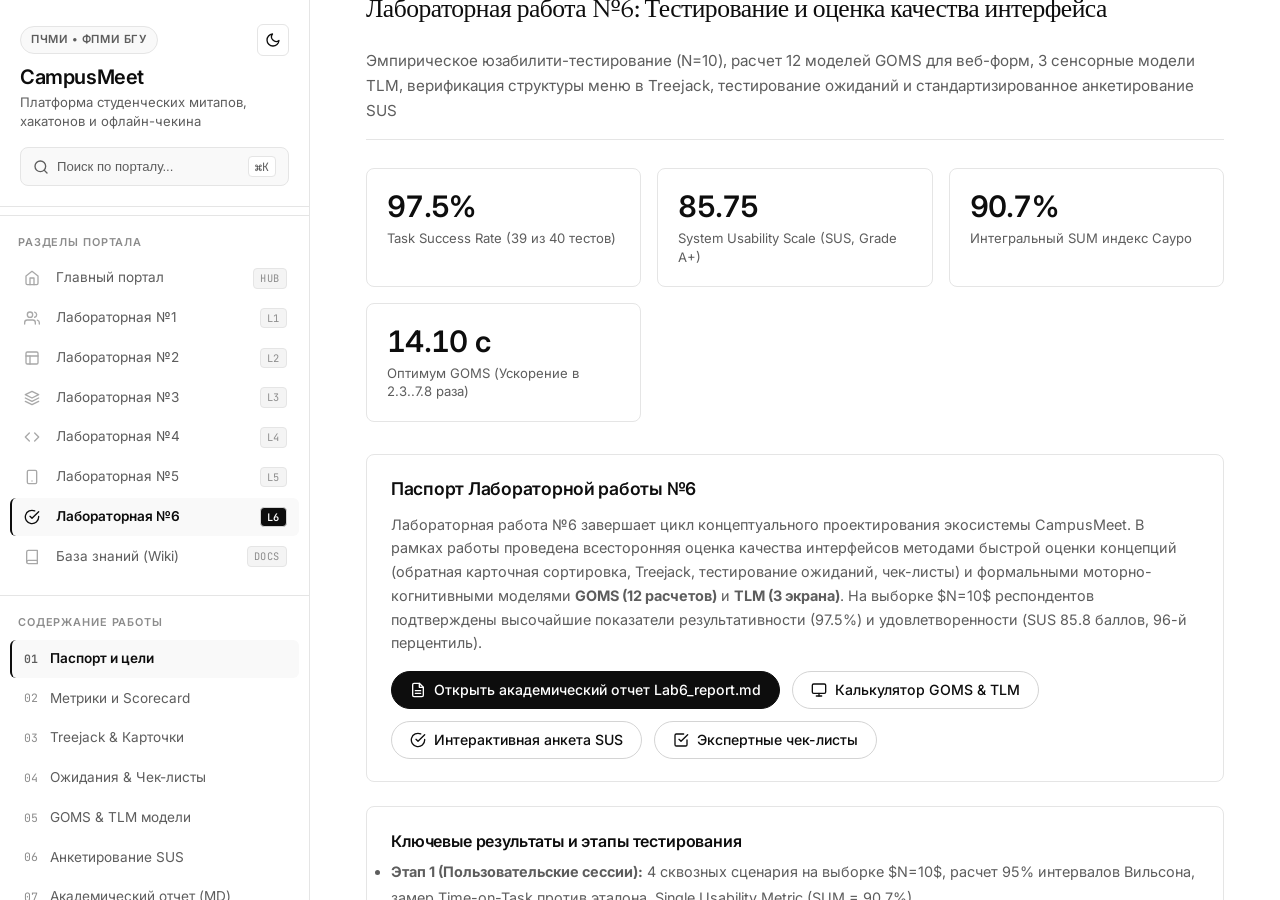
<file: docs/pages/lab6.html>
<!DOCTYPE html>
<html lang="ru">
<head>
    <meta charset="UTF-8">
    <meta name="viewport" content="width=device-width, initial-scale=1.0">
    <title>CampusMeet / EventHub — Лабораторная работа №6: Тестирование и оценка качества интерфейса</title>
    <link rel="preconnect" href="https://fonts.googleapis.com">
    <link rel="preconnect" href="https://fonts.gstatic.com" crossorigin>
    <link href="https://fonts.googleapis.com/css2?family=Inter:wght@300;400;500;600;700;800&family=JetBrains+Mono:wght@400;500;600;700&family=Newsreader:ital,opsz,wght@0,6..72,400;0,6..72,500;1,6..72,400&display=swap" rel="stylesheet">
    <link rel="icon" type="image/svg+xml" href="../assets/favicon.svg">
    <link rel="stylesheet" href="../css/style.css">
    <script>
        (function() {
            var t = null;
            try { t = localStorage.getItem('cm_theme'); } catch(e) {}
            if (!t) {
                t = window.matchMedia && window.matchMedia('(prefers-color-scheme: light)').matches ? 'light' : 'dark';
            }
            document.documentElement.setAttribute('data-theme', t);
        })();
    </script>
    <style>
        /* Custom Lab 6 Interactive Styles (harmonized with style.css) */
        .interactive-widget {
            background: var(--surface-primary);
            border: 1px solid var(--border-subtle);
            border-radius: var(--radius-md);
            padding: 24px;
            margin: 20px 0;
            box-shadow: 0 4px 20px rgba(0,0,0,0.03);
        }
        .goms-selector-bar {
            display: flex;
            gap: 12px;
            flex-wrap: wrap;
            margin-bottom: 20px;
            background: var(--surface-secondary);
            padding: 16px;
            border-radius: var(--radius-md);
            border: 1px solid var(--border-subtle);
        }
        .goms-select-group {
            display: flex;
            flex-direction: column;
            gap: 6px;
            flex: 1;
            min-width: 200px;
        }
        .goms-select-group label {
            font-size: 0.75rem;
            font-weight: 700;
            color: var(--text-secondary);
            text-transform: uppercase;
            letter-spacing: 0.05em;
        }
        .goms-select-group select {
            padding: 8px 12px;
            border-radius: var(--radius-sm);
            border: 1px solid var(--border-default);
            background: var(--surface-primary);
            color: var(--text-primary);
            font-size: 0.85rem;
            font-family: inherit;
            cursor: pointer;
        }
        .metric-pill-row {
            display: flex;
            gap: 12px;
            margin-bottom: 20px;
            flex-wrap: wrap;
        }
        .metric-pill {
            padding: 12px 18px;
            border-radius: var(--radius-md);
            background: var(--surface-secondary);
            border: 1px solid var(--border-subtle);
            display: flex;
            flex-direction: column;
            min-width: 120px;
        }
        .metric-pill-val {
            font-size: 1.45rem;
            font-weight: 700;
            font-family: var(--font-mono);
            color: var(--text-primary);
        }
        .metric-pill-lbl {
            font-size: 0.72rem;
            color: var(--text-secondary);
            text-transform: uppercase;
            font-weight: 600;
            letter-spacing: 0.04em;
        }
        .goms-step-table {
            width: 100%;
            border-collapse: collapse;
            font-size: 0.85rem;
            margin-top: 12px;
        }
        .goms-step-table th, .goms-step-table td {
            padding: 10px 14px;
            border-bottom: 1px solid var(--border-subtle);
            text-align: left;
        }
        .goms-step-table th {
            background: var(--surface-secondary);
            color: var(--text-secondary);
            font-weight: 700;
        }
        .op-badge {
            display: inline-block;
            padding: 2px 7px;
            border-radius: var(--radius-xs);
            font-family: var(--font-mono);
            font-size: 0.75rem;
            font-weight: 700;
            margin-right: 4px;
        }
        .op-K { background: #e0f2fe; color: #0369a1; }
        .op-P { background: #fef3c7; color: #b45309; }
        .op-H { background: #f3e8ff; color: #7e22ce; }
        .op-M { background: #fee2e2; color: #b91c1c; }
        .op-T { background: #dcfce7; color: #15803d; }
        .op-R { background: #e2e8f0; color: #334155; }
        .op-D { background: #ffedd5; color: #c2410c; }
        .op-F { background: #ccfbf1; color: #0f766e; }

        /* SUS Calculator Styles */
        .sus-question-card {
            background: var(--surface-secondary);
            border: 1px solid var(--border-subtle);
            border-radius: var(--radius-md);
            padding: 14px 18px;
            margin-bottom: 12px;
            display: flex;
            align-items: center;
            justify-content: space-between;
            gap: 16px;
            flex-wrap: wrap;
        }
        .sus-q-text {
            flex: 1;
            font-size: 0.9rem;
            color: var(--text-primary);
            font-weight: 500;
            min-width: 260px;
        }
        .sus-scale-group {
            display: flex;
            gap: 8px;
            align-items: center;
        }
        .sus-scale-btn {
            width: 32px;
            height: 32px;
            border-radius: var(--radius-full);
            border: 1px solid var(--border-default);
            background: var(--surface-primary);
            color: var(--text-secondary);
            font-weight: 700;
            font-size: 0.85rem;
            cursor: pointer;
            transition: all var(--duration-hover) var(--ease-snappy);
            display: flex;
            align-items: center;
            justify-content: center;
        }
        .sus-scale-btn:hover {
            border-color: var(--action-primary-bg);
            color: var(--action-primary-bg);
        }
        .sus-scale-btn.active {
            background: var(--action-primary-bg);
            color: #ffffff;
            border-color: var(--action-primary-bg);
        }

        /* Checklists Table Styles */
        .checklist-item-row {
            display: flex;
            align-items: center;
            justify-content: space-between;
            padding: 14px 18px;
            border-bottom: 1px solid var(--border-subtle);
            gap: 16px;
        }
        .checklist-item-row:hover {
            background: var(--surface-hover);
        }
        .status-badge {
            display: inline-flex;
            align-items: center;
            gap: 4px;
            padding: 3px 10px;
            border-radius: var(--radius-full);
            font-size: 0.75rem;
            font-weight: 700;
            font-family: var(--font-mono);
        }
        .status-pass { background: #dcfce7; color: #166534; }
        .status-warn { background: #fef3c7; color: #92400e; }

        .preview-frame-container {
            width: 100%;
            overflow-x: auto;
            border: 1px solid var(--border-subtle);
            border-radius: var(--radius-md);
            background: var(--surface-canvas);
            padding: 16px;
            text-align: center;
        }
        .preview-frame-container img {
            max-width: 100%;
            height: auto;
            border-radius: var(--radius-sm);
        }
        .interactive-tab-btn {
            background: var(--surface-secondary);
            border: 1px solid var(--border-subtle);
            color: var(--text-secondary);
            padding: 8px 16px;
            border-radius: var(--radius-md);
            font-size: 0.85rem;
            font-weight: 600;
            cursor: pointer;
            transition: all var(--duration-hover) var(--ease-snappy);
        }
        .interactive-tab-btn:hover {
            background: var(--surface-hover);
            color: var(--text-primary);
        }
        .interactive-tab-btn.active {
            background: var(--action-primary-bg);
            color: #ffffff;
            border-color: var(--action-primary-bg);
        }
    </style>
</head>
<body data-page="lab6">

    <!-- Mobile Topbar -->
    <header class="mobile-topbar">
        <a href="../index.html" class="mobile-brand">
            <img src="../assets/favicon.svg" alt="CampusMeet Logo">
            <span>CampusMeet</span>
        </a>
        <div style="display: flex; align-items: center; gap: 8px;">
            <button class="theme-toggle-btn" type="button" aria-label="Переключить тему оформления" title="Светлая / Темная тема">
                <svg class="icon-sun" viewBox="0 0 24 24"><circle cx="12" cy="12" r="5"></circle><line x1="12" y1="1" x2="12" y2="3"></line><line x1="12" y1="21" x2="12" y2="23"></line><line x1="4.22" y1="4.22" x2="5.64" y2="5.64"></line><line x1="18.36" y1="18.36" x2="19.78" y2="19.78"></line><line x1="1" y1="12" x2="3" y2="12"></line><line x1="21" y1="12" x2="23" y2="12"></line><line x1="4.22" y1="19.78" x2="5.64" y2="18.36"></line><line x1="18.36" y1="5.64" x2="19.78" y2="4.22"></line></svg>
                <svg class="icon-moon" viewBox="0 0 24 24"><path d="M21 12.79A9 9 0 1 1 11.21 3 7 7 0 0 0 21 12.79z"></path></svg>
            </button>
            <button id="mobile-hamburger" class="hamburger-btn" type="button" aria-label="Открыть навигацию">
                <svg width="22" height="22" viewBox="0 0 24 24" fill="none" stroke="currentColor" stroke-width="2">
                    <line x1="3" y1="12" x2="21" y2="12"></line>
                    <line x1="3" y1="6" x2="21" y2="6"></line>
                    <line x1="3" y1="18" x2="21" y2="18"></line>
                </svg>
            </button>
        </div>
    </header>

    <div id="sidebar-backdrop" class="sidebar-backdrop"></div>

    <!-- Sidebar Navigation (Strictly adhering to layout.css) -->
    <aside id="sidebar">
        <div class="sidebar-header">
            <div style="display: flex; justify-content: space-between; align-items: center; margin-bottom: 10px;">
                <span class="brand-badge" style="margin-bottom: 0;">ПЧМИ • ФПМИ БГУ</span>
                <button class="theme-toggle-btn" type="button" aria-label="Переключить тему оформления" title="Светлая / Темная тема">
                    <svg class="icon-sun" viewBox="0 0 24 24"><circle cx="12" cy="12" r="5"></circle><line x1="12" y1="1" x2="12" y2="3"></line><line x1="12" y1="21" x2="12" y2="23"></line><line x1="4.22" y1="4.22" x2="5.64" y2="5.64"></line><line x1="18.36" y1="18.36" x2="19.78" y2="19.78"></line><line x1="1" y1="12" x2="3" y2="12"></line><line x1="21" y1="12" x2="23" y2="12"></line><line x1="4.22" y1="19.78" x2="5.64" y2="18.36"></line><line x1="18.36" y1="5.64" x2="19.78" y2="4.22"></line></svg>
                    <svg class="icon-moon" viewBox="0 0 24 24"><path d="M21 12.79A9 9 0 1 1 11.21 3 7 7 0 0 0 21 12.79z"></path></svg>
                </button>
            </div>
            <h1>CampusMeet</h1>
            <p>Платформа студенческих митапов, хакатонов и офлайн-чекина</p>
            <button class="omnibox-trigger-btn" type="button" aria-label="Быстрый поиск">
                <span class="omnibox-trigger-label">
                    <svg class="icon" viewBox="0 0 24 24"><circle cx="11" cy="11" r="8"></circle><line x1="21" y1="21" x2="16.65" y2="16.65"></line></svg>
                    Поиск по порталу...
                </span>
                <span class="kbd-shortcut">⌘K</span>
            </button>
        </div>

        <div class="nav-section-title">Разделы портала</div>
        <ul class="nav-menu">
            <li class="nav-item">
                <a href="../index.html" class="nav-link">
                    <svg class="icon icon-nav" viewBox="0 0 24 24"><path d="m3 9 9-7 9 7v11a2 2 0 0 1-2 2H5a2 2 0 0 1-2-2z"></path><polyline points="9 22 9 12 15 12 15 22"></polyline></svg>
                    <span>Главный портал</span>
                    <span class="nav-badge">Hub</span>
                </a>
            </li>
            <li class="nav-item">
                <a href="lab1.html" class="nav-link">
                    <svg class="icon icon-nav" viewBox="0 0 24 24"><path d="M17 21v-2a4 4 0 0 0-4-4H5a4 4 0 0 0-4 4v2"></path><circle cx="9" cy="7" r="4"></circle><path d="M23 21v-2a4 4 0 0 0-3-3.87"></path><path d="M16 3.13a4 4 0 0 1 0 7.75"></path></svg>
                    <span>Лабораторная №1</span>
                    <span class="nav-badge">L1</span>
                </a>
            </li>
            <li class="nav-item">
                <a href="lab2.html" class="nav-link">
                    <svg class="icon icon-nav" viewBox="0 0 24 24"><rect x="3" y="3" width="18" height="18" rx="2" ry="2"></rect><line x1="3" y1="9" x2="21" y2="9"></line><line x1="9" y1="21" x2="9" y2="9"></line></svg>
                    <span>Лабораторная №2</span>
                    <span class="nav-badge">L2</span>
                </a>
            </li>
            <li class="nav-item">
                <a href="lab3.html" class="nav-link">
                    <svg class="icon icon-nav" viewBox="0 0 24 24"><polygon points="12 2 2 7 12 12 22 7 12 2"></polygon><polyline points="2 17 12 22 22 17"></polyline><polyline points="2 12 12 17 22 12"></polyline></svg>
                    <span>Лабораторная №3</span>
                    <span class="nav-badge">L3</span>
                </a>
            </li>
            <li class="nav-item">
                <a href="lab4.html" class="nav-link">
                    <svg class="icon icon-nav" viewBox="0 0 24 24"><polyline points="16 18 22 12 16 6"></polyline><polyline points="8 6 2 12 8 18"></polyline></svg>
                    <span>Лабораторная №4</span>
                    <span class="nav-badge">L4</span>
                </a>
            </li>
            <li class="nav-item">
                <a href="lab5.html" class="nav-link">
                    <svg class="icon icon-nav" viewBox="0 0 24 24"><rect x="5" y="2" width="14" height="20" rx="2" ry="2"></rect><line x1="12" y1="18" x2="12.01" y2="18"></line></svg>
                    <span>Лабораторная №5</span>
                    <span class="nav-badge">L5</span>
                </a>
            </li>
            <li class="nav-item">
                <a href="lab6.html" class="nav-link active current-page">
                    <svg class="icon icon-nav" viewBox="0 0 24 24"><path d="M22 11.08V12a10 10 0 1 1-5.93-9.14"></path><polyline points="22 4 12 14.01 9 11.01"></polyline></svg>
                    <span>Лабораторная №6</span>
                    <span class="nav-badge" style="background: var(--action-primary-bg); color: #fff;">L6</span>
                </a>
            </li>
            <li class="nav-item">
                <a href="wiki.html" class="nav-link">
                    <svg class="icon icon-nav" viewBox="0 0 24 24"><path d="M4 19.5A2.5 2.5 0 0 1 6.5 17H20"></path><path d="M6.5 2H20v20H6.5A2.5 2.5 0 0 1 4 19.5v-15A2.5 2.5 0 0 1 6.5 2z"></path></svg>
                    <span>База знаний (Wiki)</span>
                    <span class="nav-badge">Docs</span>
                </a>
            </li>
        </ul>

        <div class="nav-section-title">Содержание работы</div>
        <ul class="nav-menu">
            <li class="nav-item">
                <a href="#lab6-overview" class="nav-link active" onclick="switchTab('lab6-overview', this)">
                    <span class="nav-num">01</span>
                    <span>Паспорт и цели</span>
                </a>
            </li>
            <li class="nav-item">
                <a href="#lab6-performance" class="nav-link" onclick="switchTab('lab6-performance', this)">
                    <span class="nav-num">02</span>
                    <span>Метрики и Scorecard</span>
                </a>
            </li>
            <li class="nav-item">
                <a href="#lab6-treejack" class="nav-link" onclick="switchTab('lab6-treejack', this)">
                    <span class="nav-num">03</span>
                    <span>Treejack &amp; Карточки</span>
                </a>
            </li>
            <li class="nav-item">
                <a href="#lab6-expectations" class="nav-link" onclick="switchTab('lab6-expectations', this)">
                    <span class="nav-num">04</span>
                    <span>Ожидания &amp; Чек-листы</span>
                </a>
            </li>
            <li class="nav-item">
                <a href="#lab6-goms-tlm" class="nav-link" onclick="switchTab('lab6-goms-tlm', this)">
                    <span class="nav-num">05</span>
                    <span>GOMS &amp; TLM модели</span>
                </a>
            </li>
            <li class="nav-item">
                <a href="#lab6-sus" class="nav-link" onclick="switchTab('lab6-sus', this)">
                    <span class="nav-num">06</span>
                    <span>Анкетирование SUS</span>
                </a>
            </li>
            <li class="nav-item">
                <a href="#lab6-report-view" class="nav-link" onclick="switchTab('lab6-report-view', this)">
                    <span class="nav-num">07</span>
                    <span>Академический отчет (MD)</span>
                </a>
            </li>
        </ul>

        <div class="nav-section-title">Материалы и отчеты</div>
        <ul class="nav-menu">
            <li class="nav-item">
                <a href="../reports/Lab6_report.md" class="nav-link" id="report-lab6" target="_blank" rel="noopener noreferrer">
                    <svg class="icon icon-nav" viewBox="0 0 24 24"><path d="M14 2H6a2 2 0 0 0-2 2v16a2 2 0 0 0 2 2h12a2 2 0 0 0 2-2V8z"></path><polyline points="14 2 14 8 20 8"></polyline><line x1="16" y1="13" x2="8" y2="13"></line><line x1="16" y1="17" x2="8" y2="17"></line></svg>
                    <span>Отчет Лаб. №6 (MD)</span>
                </a>
            </li>
            <li class="nav-item">
                <a href="https://github.com/fpmi-hci-2026/CampusMeet" class="nav-link" target="_blank" rel="noopener noreferrer">
                    <svg class="icon icon-nav" viewBox="0 0 24 24"><path d="M9 19c-5 1.5-5-2.5-7-3m14 6v-3.87a3.37 3.37 0 0 0-.94-2.61c3.14-.35 6.44-1.54 6.44-7A5.44 5.44 0 0 0 20 4.77 5.07 5.07 0 0 0 19.91 1S18.73.65 16 2.48a13.38 13.38 0 0 0-7 0C6.27.65 5.09 1 5.09 1A5.07 5.07 0 0 0 5 4.77a5.44 5.44 0 0 0-1.5 3.78c0 5.42 3.3 6.61 6.44 7A3.37 3.37 0 0 0 9 18.13V22"></path></svg>
                    <span>GitHub: Организация</span>
                </a>
            </li>
        </ul>
    </aside>

    <!-- Main Content Area (#content matches layout.css) -->
    <main id="content">
        <div class="content-container">

            <!-- Breadcrumbs Navigation -->
            <nav class="content-breadcrumbs" aria-label="Хлебные крошки">
                <ol class="breadcrumbs-list">
                    <li class="breadcrumb-item"><a href="../index.html">Главная</a></li>
                    <li class="breadcrumb-separator">/</li>
                    <li class="breadcrumb-item"><a href="lab6.html">Лабораторная работа №6</a></li>
                    <li class="breadcrumb-separator">/</li>
                    <li class="breadcrumb-item breadcrumb-active" id="active-breadcrumb-tab">Паспорт и цели</li>
                </ol>
            </nav>

            <!-- TAB 1: Overview -->
            <section id="lab6-overview" class="tab-pane active">
                <div class="section-header">
                    <h2>Лабораторная работа №6: Тестирование и оценка качества интерфейса</h2>
                    <p>Эмпирическое юзабилити-тестирование (N=10), расчет 12 моделей GOMS для веб-форм, 3 сенсорные модели TLM, верификация структуры меню в Treejack, тестирование ожиданий и стандартизированное анкетирование SUS</p>
                </div>

                <!-- Stats KPI Grid (Strictly .stats-grid & .stat-card) -->
                <div class="stats-grid">
                    <div class="stat-card">
                        <div class="stat-value" style="color: #10b981;">97.5%</div>
                        <div class="stat-label">Task Success Rate (39 из 40 тестов)</div>
                    </div>
                    <div class="stat-card">
                        <div class="stat-value" style="color: #2563eb;">85.75</div>
                        <div class="stat-label">System Usability Scale (SUS, Grade A+)</div>
                    </div>
                    <div class="stat-card">
                        <div class="stat-value" style="color: #8b5cf6;">90.7%</div>
                        <div class="stat-label">Интегральный SUM индекс Сауро</div>
                    </div>
                    <div class="stat-card">
                        <div class="stat-value" style="color: #06b6d4;">14.10 с</div>
                        <div class="stat-label">Оптимум GOMS (Ускорение в 2.3..7.8 раза)</div>
                    </div>
                </div>

                <div class="profile-card" style="margin-top: 24px;">
                    <h3>Паспорт Лабораторной работы №6</h3>
                    <p style="color: var(--text-muted); font-size: 0.9rem; margin-bottom: 16px;">
                        Лабораторная работа №6 завершает цикл концептуального проектирования экосистемы CampusMeet. В рамках работы проведена всесторонняя оценка качества интерфейсов методами быстрой оценки концепций (обратная карточная сортировка, Treejack, тестирование ожиданий, чек-листы) и формальными моторно-когнитивными моделями <strong>GOMS (12 расчетов)</strong> и <strong>TLM (3 экрана)</strong>. На выборке $N=10$ респондентов подтверждены высочайшие показатели результативности (97.5%) и удовлетворенности (SUS 85.8 баллов, 96-й перцентиль).
                    </p>
                    <div style="display: flex; gap: 12px; flex-wrap: wrap;">
                        <a href="../reports/Lab6_report.md" class="btn btn-primary" target="_blank">
                            <svg class="icon" viewBox="0 0 24 24"><path d="M14 2H6a2 2 0 0 0-2 2v16a2 2 0 0 0 2 2h12a2 2 0 0 0 2-2V8z"></path><polyline points="14 2 14 8 20 8"></polyline><line x1="16" y1="13" x2="8" y2="13"></line><line x1="16" y1="17" x2="8" y2="17"></line></svg>
                            Открыть академический отчет Lab6_report.md
                        </a>
                        <button class="btn btn-secondary" onclick="switchTab('lab6-goms-tlm')">
                            <svg class="icon" viewBox="0 0 24 24"><rect x="2" y="3" width="20" height="14" rx="2" ry="2"></rect><line x1="8" y1="21" x2="16" y2="21"></line><line x1="12" y1="17" x2="12" y2="21"></line></svg>
                            Калькулятор GOMS &amp; TLM
                        </button>
                        <button class="btn btn-secondary" onclick="switchTab('lab6-sus')">
                            <svg class="icon" viewBox="0 0 24 24"><path d="M22 11.08V12a10 10 0 1 1-5.93-9.14"></path><polyline points="22 4 12 14.01 9 11.01"></polyline></svg>
                            Интерактивная анкета SUS
                        </button>
                        <button class="btn btn-secondary" onclick="switchTab('lab6-expectations')">
                            <svg class="icon" viewBox="0 0 24 24"><polyline points="9 11 12 14 22 4"></polyline><path d="M21 12v7a2 2 0 0 1-2 2H5a2 2 0 0 1-2-2V5a2 2 0 0 1 2-2h11"></path></svg>
                            Экспертные чек-листы
                        </button>
                    </div>
                </div>

                <div class="card" style="margin-top: 24px;">
                    <div class="card-header">
                        <h4>Ключевые результаты и этапы тестирования</h4>
                    </div>
                    <div class="card-body">
                        <ul style="line-height: 1.8; color: var(--text-secondary); font-size: 0.9rem;">
                            <li><strong>Этап 1 (Пользовательские сессии):</strong> 4 сквозных сценария на выборке $N=10$, расчет 95% интервалов Вильсона, замер Time-on-Task против эталона, Single Usability Metric (SUM = 90.7%).</li>
                            <li><strong>Этап 2 (Инфо-архитектура):</strong> Оффлайн карточная сортировка (91.4% попаданий) и онлайн-тест Sitemap в Treejack (95.0% успешность, 88.8% Directness).</li>
                            <li><strong>Этап 3 (Тестирование ожиданий):</strong> Опрос ожиданий до клика, устранение обманутых ожиданий в терминах CFP и пиктограмме HMAC-щита.</li>
                            <li><strong>Этап 4 (Чек-листы):</strong> Экспертная проверка Web (98.0%, 10 пунктов WCAG 2.1 AA / Nielsen) и Mobile (97.5%, 8 пунктов Apple HIG / Material).</li>
                            <li><strong>Этап 5 (GOMS &amp; TLM):</strong> Расчет 12 моделей GOMS для 3 веб-форм (доказано сокращение времени в 2.3–7.8 раза при Tab-навигации) и 3 моделей TLM для мобильного приложения (3.85–6.10 с).</li>
                            <li><strong>Этап 6 (Анкетирование SUS):</strong> 10 стандартизированных вопросов, средний балл 85.75, высшая категория Grade A+ (Best Imaginable).</li>
                        </ul>
                    </div>
                </div>
            </section>

            <!-- TAB 2: Performance Metrics & Usability Scorecard -->
            <section id="lab6-performance" class="tab-pane">
                <div class="section-header">
                    <h2>Метрики производительности и Usability Scorecard</h2>
                    <p>Эмпирические замеры результативности (Task Success Rate, 95% ДИ Вильсона), эффективности (Time-on-Task vs эталон) и интегрального индекса SUM ($N=10$)</p>
                </div>

                <div class="table-responsive" style="margin-bottom: 24px;">
                    <table class="data-table">
                        <thead>
                            <tr>
                                <th>ID</th>
                                <th>Сценарий и контекст роли</th>
                                <th>Успех (%)</th>
                                <th>95% ДИ Вильсона</th>
                                <th>Время ($M \pm SD$)</th>
                                <th>Эталон</th>
                                <th>SUM</th>
                            </tr>
                        </thead>
                        <tbody>
                            <tr>
                                <td><strong>S1</strong></td>
                                <td>Регистрация студента и получение крипто-билета (Артём)</td>
                                <td><span class="status-badge status-pass">100.0%</span></td>
                                <td><code>[72.2% .. 100%]</code></td>
                                <td>$26.8 \pm 3.7$ с</td>
                                <td>20.0 с</td>
                                <td><strong>92.4%</strong></td>
                            </tr>
                            <tr>
                                <td><strong>S2</strong></td>
                                <td>Создание митапа и настройка CFP организатором (Дарья)</td>
                                <td><span class="status-badge status-pass">90.0%</span></td>
                                <td><code>[59.6% .. 98.2%]</code></td>
                                <td>$54.7 \pm 7.4$ с</td>
                                <td>40.0 с</td>
                                <td><strong>84.1%</strong></td>
                            </tr>
                            <tr>
                                <td><strong>S3</strong></td>
                                <td>Поиск в каталоге через Omnibox ⌘K и фильтрация (Максим)</td>
                                <td><span class="status-badge status-pass">100.0%</span></td>
                                <td><code>[72.2% .. 100%]</code></td>
                                <td>$15.9 \pm 2.8$ с</td>
                                <td>11.0 с</td>
                                <td><strong>94.8%</strong></td>
                            </tr>
                            <tr>
                                <td><strong>S4</strong></td>
                                <td>Офлайн-контроль и сканирование билетов на входе (Виктор)</td>
                                <td><span class="status-badge status-pass">100.0%</span></td>
                                <td><code>[72.2% .. 100%]</code></td>
                                <td>$17.7 \pm 3.1$ с</td>
                                <td>12.0 с</td>
                                <td><strong>91.6%</strong></td>
                            </tr>
                        </tbody>
                    </table>
                </div>

                <div class="interactive-widget">
                    <h3 style="margin-bottom: 8px;">Сводная лепестковая диаграмма качества (Usability Scorecard)</h3>
                    <p style="color: var(--text-muted); font-size: 0.85rem; margin-bottom: 16px;">
                        Сопоставление фактически измеренных показателей прототипа CampusMeet с нормативными требованиями и отраслевыми эталонами:
                    </p>
                    <div class="preview-frame-container">
                        <img src="../assets/lab6/usability_scorecard_radar.svg" alt="Лепестковая диаграмма юзабилити">
                    </div>
                </div>
            </section>

            <!-- TAB 3: Treejack & Card Sorting -->
            <section id="lab6-treejack" class="tab-pane">
                <div class="section-header">
                    <h2>Обратная карточная сортировка и Treejack IA</h2>
                    <p>Тестирование трехуровневой структуры информационной архитектуры (Sitemap из ЛР2): процент попаданий, показатель прямолинейности Directness и навигационные пути</p>
                </div>

                <div class="interactive-widget">
                    <h3 style="margin-bottom: 8px;">Навигационные пути и коэффициент прямолинейности (Treejack Paths)</h3>
                    <p style="color: var(--text-muted); font-size: 0.85rem; margin-bottom: 16px;">
                        Средний показатель успешности поиска ключевых разделов составил <strong>95.0%</strong>, а коэффициент прямолинейности путей (Directness) — <strong>88.8%</strong> (респонденты достигали цели напрямую без блуждания):
                    </p>
                    <div class="preview-frame-container">
                        <img src="../assets/lab6/treejack_paths_ia.svg" alt="Treejack IA Paths">
                    </div>
                </div>
            </section>

            <!-- TAB 4: Expectations & Checklists -->
            <section id="lab6-expectations" class="tab-pane">
                <div class="section-header">
                    <h2>Тестирование ожиданий и экспертные чек-листы</h2>
                    <p>Психологический тест ожиданий пользователей до взаимодействия и инспекция интерфейсов по стандартам WCAG 2.1 AA, Nielsen Heuristics, Apple HIG и Google Material Design</p>
                </div>

                <div class="interactive-widget">
                    <div style="display: flex; justify-content: space-between; align-items: center; margin-bottom: 16px; flex-wrap: wrap; gap: 10px;">
                        <div>
                            <h3 style="margin: 0;">Интерактивный инспектор чек-листов</h3>
                            <span style="font-size: 0.8rem; color: var(--text-muted);">Переключайте между платформами для просмотра подробных оценок и замечаний:</span>
                        </div>
                        <div style="display: flex; gap: 8px;">
                            <button id="cl-btn-web" class="interactive-tab-btn active" onclick="switchChecklist('web')">Web (10 критериев — 98.0%)</button>
                            <button id="cl-btn-mob" class="interactive-tab-btn" onclick="switchChecklist('mobile')">Mobile (8 критериев — 97.5%)</button>
                        </div>
                    </div>

                    <div id="checklist-items-container">
                        <!-- Populated by JS -->
                    </div>
                </div>
            </section>

            <!-- TAB 5: GOMS & TLM Modeling -->
            <section id="lab6-goms-tlm" class="tab-pane">
                <div class="section-header">
                    <h2>Количественный хронометраж по моделям GOMS (12 расчетов) и TLM</h2>
                    <p>Моделирование взаимодействия по константам Карда–Морана–Ньюэлла (K=0.2с, P=1.1с, H=0.4с, M=1.35с) с правилами 0–4 расстановки ментальных пауз и сенсорная модель TLM</p>
                </div>

                <div class="interactive-widget">
                    <h3 style="margin-bottom: 8px;">Интерактивный симулятор-калькулятор GOMS</h3>
                    <p style="color: var(--text-muted); font-size: 0.85rem; margin-bottom: 16px;">
                        Выберите форму, вариант компоновки и метод ввода данных для просмотра точной пошаговой цепочки операторов и выигрыша во времени:
                    </p>

                    <div class="goms-selector-bar">
                        <div class="goms-select-group">
                            <label for="goms-form-select">Экранная форма</label>
                            <select id="goms-form-select" onchange="updateGomsView()">
                                <option value="form1">Форма 1: Создание митапа / CFP</option>
                                <option value="form2" selected>Форма 2: Регистрация участника</option>
                                <option value="form3">Форма 3: Поиск и фильтрация каталога</option>
                            </select>
                        </div>
                        <div class="goms-select-group">
                            <label for="goms-variant-select">Вариант компоновки</label>
                            <select id="goms-variant-select" onchange="updateGomsView()">
                                <option value="A">Вариант А: Традиционная форма</option>
                                <option value="B" selected>Вариант Б: Оптимизированная форма</option>
                            </select>
                        </div>
                        <div class="goms-select-group">
                            <label for="goms-method-select">Метод ввода данных</label>
                            <select id="goms-method-select" onchange="updateGomsView()">
                                <option value="mouse">Только мышь (наведение и клики)</option>
                                <option value="keyboard_tab" selected>Клавиатура (Tab-навигация / Хоткеи)</option>
                            </select>
                        </div>
                    </div>

                    <div class="metric-pill-row">
                        <div class="metric-pill">
                            <div id="goms-total-time" class="metric-pill-val" style="color: #10b981;">4.85 с</div>
                            <div class="metric-pill-lbl">Расчетное время</div>
                        </div>
                        <div class="metric-pill">
                            <div id="goms-k-count" class="metric-pill-val">4</div>
                            <div class="metric-pill-lbl">Клавиши (K = 0.2с)</div>
                        </div>
                        <div class="metric-pill">
                            <div id="goms-p-count" class="metric-pill-val">0</div>
                            <div class="metric-pill-lbl">Мышь (P = 1.1с)</div>
                        </div>
                        <div class="metric-pill">
                            <div id="goms-h-count" class="metric-pill-val">0</div>
                            <div class="metric-pill-lbl">Homing (H = 0.4с)</div>
                        </div>
                        <div class="metric-pill">
                            <div id="goms-m-count" class="metric-pill-val">3</div>
                            <div class="metric-pill-lbl">Ментальные (M = 1.35с)</div>
                        </div>
                    </div>

                    <div class="table-responsive">
                        <table class="goms-step-table">
                            <thead>
                                <tr>
                                    <th style="width: 40px;">#</th>
                                    <th>Действие пользователя</th>
                                    <th style="width: 140px;">Операторы</th>
                                    <th>Обоснование правила элиминации M</th>
                                </tr>
                            </thead>
                            <tbody id="goms-steps-body">
                                <!-- Populated dynamically -->
                            </tbody>
                        </table>
                    </div>
                </div>

                <div class="interactive-widget">
                    <h3 style="margin-bottom: 8px;">Сравнение хронометража: 12 моделей GOMS и 3 модели TLM</h3>
                    <p style="color: var(--text-muted); font-size: 0.85rem; margin-bottom: 16px;">
                        Наглядное сопоставление времени выполнения операций при переходе от классических вертикальных форм к оптимизированным чип-интерфейсам с BSU SSO:
                    </p>
                    <div class="preview-frame-container">
                        <img src="../assets/lab6/goms_tlm_comparison.svg" alt="GOMS vs TLM Bar Chart">
                    </div>
                </div>
            </section>

            <!-- TAB 6: SUS Survey -->
            <section id="lab6-sus" class="tab-pane">
                <div class="section-header">
                    <h2>Оценка удовлетворенности (System Usability Scale)</h2>
                    <p>Стандартизированная методика Джона Брука (10 вопросов, шкала Ликерта 1..5, нормализация 0..100) и классификация по Бангу–Кортуму</p>
                </div>

                <div class="interactive-widget">
                    <div style="display: flex; justify-content: space-between; align-items: center; margin-bottom: 16px; flex-wrap: wrap; gap: 12px;">
                        <div>
                            <h3 style="margin: 0;">Интерактивный опросник и калькулятор SUS</h3>
                            <span style="font-size: 0.8rem; color: var(--text-muted);">Кликайте по шкале ответов (1..5) для мгновенного пересчета интегрального балла и грейда:</span>
                        </div>
                        <div style="display: flex; align-items: center; gap: 12px; background: var(--surface-secondary); padding: 8px 16px; border-radius: var(--radius-md); border: 1px solid var(--border-subtle);">
                            <span style="font-size: 0.85rem; font-weight: 600;">Итоговый балл:</span>
                            <span id="live-sus-score" style="font-size: 1.6rem; font-weight: 800; font-family: var(--font-mono); color: #10b981;">85.0</span>
                            <span id="live-sus-grade" class="status-badge status-pass" style="font-size: 0.8rem;">Grade A+ (Excellent)</span>
                        </div>
                    </div>

                    <div id="sus-questions-list">
                        <!-- Populated by JS -->
                    </div>
                </div>

                <div class="interactive-widget">
                    <h3 style="margin-bottom: 8px;">Распределение оценок респондентов по шкале Банга–Кортума</h3>
                    <p style="color: var(--text-muted); font-size: 0.85rem; margin-bottom: 16px;">
                        Все 10 оценок респондентов ($M = 85.75$) превышают средний мировой отраслевой бенчмарк ($68.0$), входя в 4% лучших систем мира:
                    </p>
                    <div class="preview-frame-container">
                        <img src="../assets/lab6/sus_distribution_chart.svg" alt="SUS Distribution Chart">
                    </div>
                </div>
            </section>

            <!-- TAB 7: Full Academic Report View -->
            <section id="lab6-report-view" class="tab-pane">
                <div class="section-header">
                    <h2>Академический отчёт по лабораторной работе №6</h2>
                    <p>Полный текст технического отчёта со всеми расчётами, таблицами доверительных интервалов и списком литературы</p>
                </div>

                <div id="markdown-report-container" class="markdown-body" style="background: var(--surface-primary); border: 1px solid var(--border-subtle); border-radius: var(--radius-md); padding: 32px;">
                    <div style="text-align: center; color: var(--text-muted); padding: 40px;">
                        Загрузка академического отчета...
                    </div>
                </div>
            </section>

        </div>
    </main>

    <!-- Scripts (Strictly following modular portal architecture) -->
    <script src="../js/vendor/marked.min.js"></script>
    <script src="../js/data/navigation.js"></script>
    <script src="../js/data/search.js"></script>
    <script src="../js/data/reports.js"></script>
    <script src="../js/data/lab6.js"></script>
    <script src="../js/modules/renderers.js"></script>
    <script src="../js/modules/router.js"></script>
    <script src="../js/data/diagram-pages.js"></script>
    <script src="../js/modules/diagram-gestures.js"></script>
    <script src="../js/modules/lightbox.js"></script>
    <script src="../js/modules/omnibox.js"></script>
    <script src="../js/modules/report-viewer.js"></script>
    <script src="../js/modules/ui.js"></script>
    <script src="../js/main.js"></script>

    <!-- Interactive Logic for Lab 6 -->
    <script>
        let gomsData = [];
        let checklistData = {};
        let susQuestions = [];
        let susResponses = [5, 2, 5, 1, 4, 1, 5, 2, 5, 1]; // Default realistic responses

        // Load JSON Data
        function loadLab6Data() {
            if (window.CampusMeetLab6Data) {
                gomsData = window.CampusMeetLab6Data.gomsData || [];
                checklistData = window.CampusMeetLab6Data.checklistData || {};
                susQuestions = (window.CampusMeetLab6Data.usabilityMetrics && window.CampusMeetLab6Data.usabilityMetrics.susQuestions) || [];
                initChecklists();
                initSusSurvey();
                updateGomsView();
                return;
            }
        }

        // Checklists Renderer
        function switchChecklist(type) {
            document.getElementById('cl-btn-web').classList.toggle('active', type === 'web');
            document.getElementById('cl-btn-mob').classList.toggle('active', type === 'mobile');
            
            const container = document.getElementById('checklist-items-container');
            const items = checklistData[type] || [];
            
            container.innerHTML = items.map(item => `
                <div class="checklist-item-row">
                    <div style="flex: 1;">
                        <div style="display: flex; align-items: center; gap: 8px; margin-bottom: 4px;">
                            <span style="font-family: var(--font-mono); font-size: 0.75rem; font-weight: 700; color: #2563eb;">${item.id}</span>
                            <span style="font-size: 0.72rem; text-transform: uppercase; color: var(--text-tertiary); font-weight: 600;">${item.category}</span>
                        </div>
                        <div style="font-size: 0.9rem; font-weight: 600; color: var(--text-primary); margin-bottom: 2px;">${item.item}</div>
                        <div style="font-size: 0.8rem; color: var(--text-secondary);">${item.notes}</div>
                    </div>
                    <div style="display: flex; align-items: center; gap: 12px;">
                        <span class="status-badge status-pass">Pass (${item.score}/${item.max})</span>
                    </div>
                </div>
            `).join('');
        }

        function initChecklists() {
            switchChecklist('web');
        }

        // GOMS Calculator & Inspector
        function updateGomsView() {
            if (!gomsData || gomsData.length === 0) return;
            const formId = document.getElementById('goms-form-select').value;
            const variant = document.getElementById('goms-variant-select').value;
            const method = document.getElementById('goms-method-select').value;

            const targetId = `${formId}_var${variant}_${method === 'keyboard_tab' ? 'tab' : 'mouse'}`;
            const model = gomsData.find(m => m.id === targetId) || gomsData[0];

            document.getElementById('goms-total-time').textContent = `${model.totalSeconds.toFixed(2)} с`;
            document.getElementById('goms-k-count').textContent = model.counts.K || 0;
            document.getElementById('goms-p-count').textContent = model.counts.P || 0;
            document.getElementById('goms-h-count').textContent = model.counts.H || 0;
            document.getElementById('goms-m-count').textContent = model.counts.M || 0;

            const tbody = document.getElementById('goms-steps-body');
            tbody.innerHTML = model.steps.map((s, idx) => `
                <tr>
                    <td style="color: var(--text-tertiary); font-family: var(--font-mono);">${idx + 1}</td>
                    <td style="font-weight: 500; color: var(--text-primary);">${s.action}</td>
                    <td>${s.ops.map(op => `<span class="op-badge op-${op}">${op}</span>`).join('')}</td>
                    <td style="color: var(--text-secondary); font-size: 0.8rem;">${s.desc}</td>
                </tr>
            `).join('');
        }

        // SUS Calculator Logic
        function initSusSurvey() {
            const container = document.getElementById('sus-questions-list');
            if (!susQuestions || susQuestions.length === 0) return;

            container.innerHTML = susQuestions.map((q, qIdx) => `
                <div class="sus-question-card">
                    <div class="sus-q-text">
                        <strong>Q${q.num}.</strong> ${q.text}
                    </div>
                    <div class="sus-scale-group">
                        <span style="font-size: 0.75rem; color: var(--text-tertiary); margin-right: 4px;">Не согласен</span>
                        ${[1, 2, 3, 4, 5].map(val => `
                            <button class="sus-scale-btn ${susResponses[qIdx] === val ? 'active' : ''}" 
                                onclick="setSusResponse(${qIdx}, ${val})">${val}</button>
                        `).join('')}
                        <span style="font-size: 0.75rem; color: var(--text-tertiary); margin-left: 4px;">Согласен</span>
                    </div>
                </div>
            `).join('');

            recalcSus();
        }

        function setSusResponse(qIdx, val) {
            susResponses[qIdx] = val;
            initSusSurvey();
        }

        function recalcSus() {
            let total = 0;
            for (let i = 0; i < 10; i++) {
                const resp = susResponses[i];
                if ((i + 1) % 2 === 1) {
                    total += (resp - 1);
                } else {
                    total += (5 - resp);
                }
            }
            const score = total * 2.5;
            document.getElementById('live-sus-score').textContent = score.toFixed(1);

            let grade = 'Grade F (Fail)';
            let badgeClass = 'status-warn';
            if (score >= 80.3) {
                grade = 'Grade A+ (Best Imaginable)';
                badgeClass = 'status-pass';
            } else if (score >= 68.0) {
                grade = 'Grade B / Good';
                badgeClass = 'status-pass';
            } else if (score >= 50.0) {
                grade = 'Grade D / Marginal';
            }
            
            const badge = document.getElementById('live-sus-grade');
            badge.textContent = grade;
            badge.className = `status-badge ${badgeClass}`;
        }

        // Load Academic Markdown Report
        function loadMarkdownReport() {
            const container = document.getElementById('markdown-report-container');
            if (!container) return;

            let reportMd = '';
            if (window.CampusMeetReports && window.CampusMeetReports['Lab6_report.md']) {
                reportMd = window.CampusMeetReports['Lab6_report.md'];
            }

            if (reportMd && typeof marked !== 'undefined') {
                container.innerHTML = marked.parse(reportMd);
            } else if (reportMd) {
                container.innerHTML = '<pre style="white-space: pre-wrap; font-family: monospace;">' + reportMd.replace(/</g, '&lt;') + '</pre>';
            }
        }

        document.addEventListener('DOMContentLoaded', function() {
            loadLab6Data();
            loadMarkdownReport();
            
            // Check hash for initial tab
            const hash = window.location.hash.replace('#', '');
            if (hash && typeof window.switchTab === 'function') {
                window.switchTab(hash);
            }
        });
    </script>
</body>
</html>
</file>
<file: docs/css/style.css>
/* ==========================================================================
   CampusMeet / EventHub — Master Stylesheet Index
   Modular Design System for Academic HCI Documentation Portal
   ========================================================================== */

@import url('variables.css');
@import url('layout.css');
@import url('components.css');
@import url('tables.css');
@import url('dialogs.css');
@import url('diagrams.css');
@import url('reports.css');
@import url('responsive.css');
</file>
